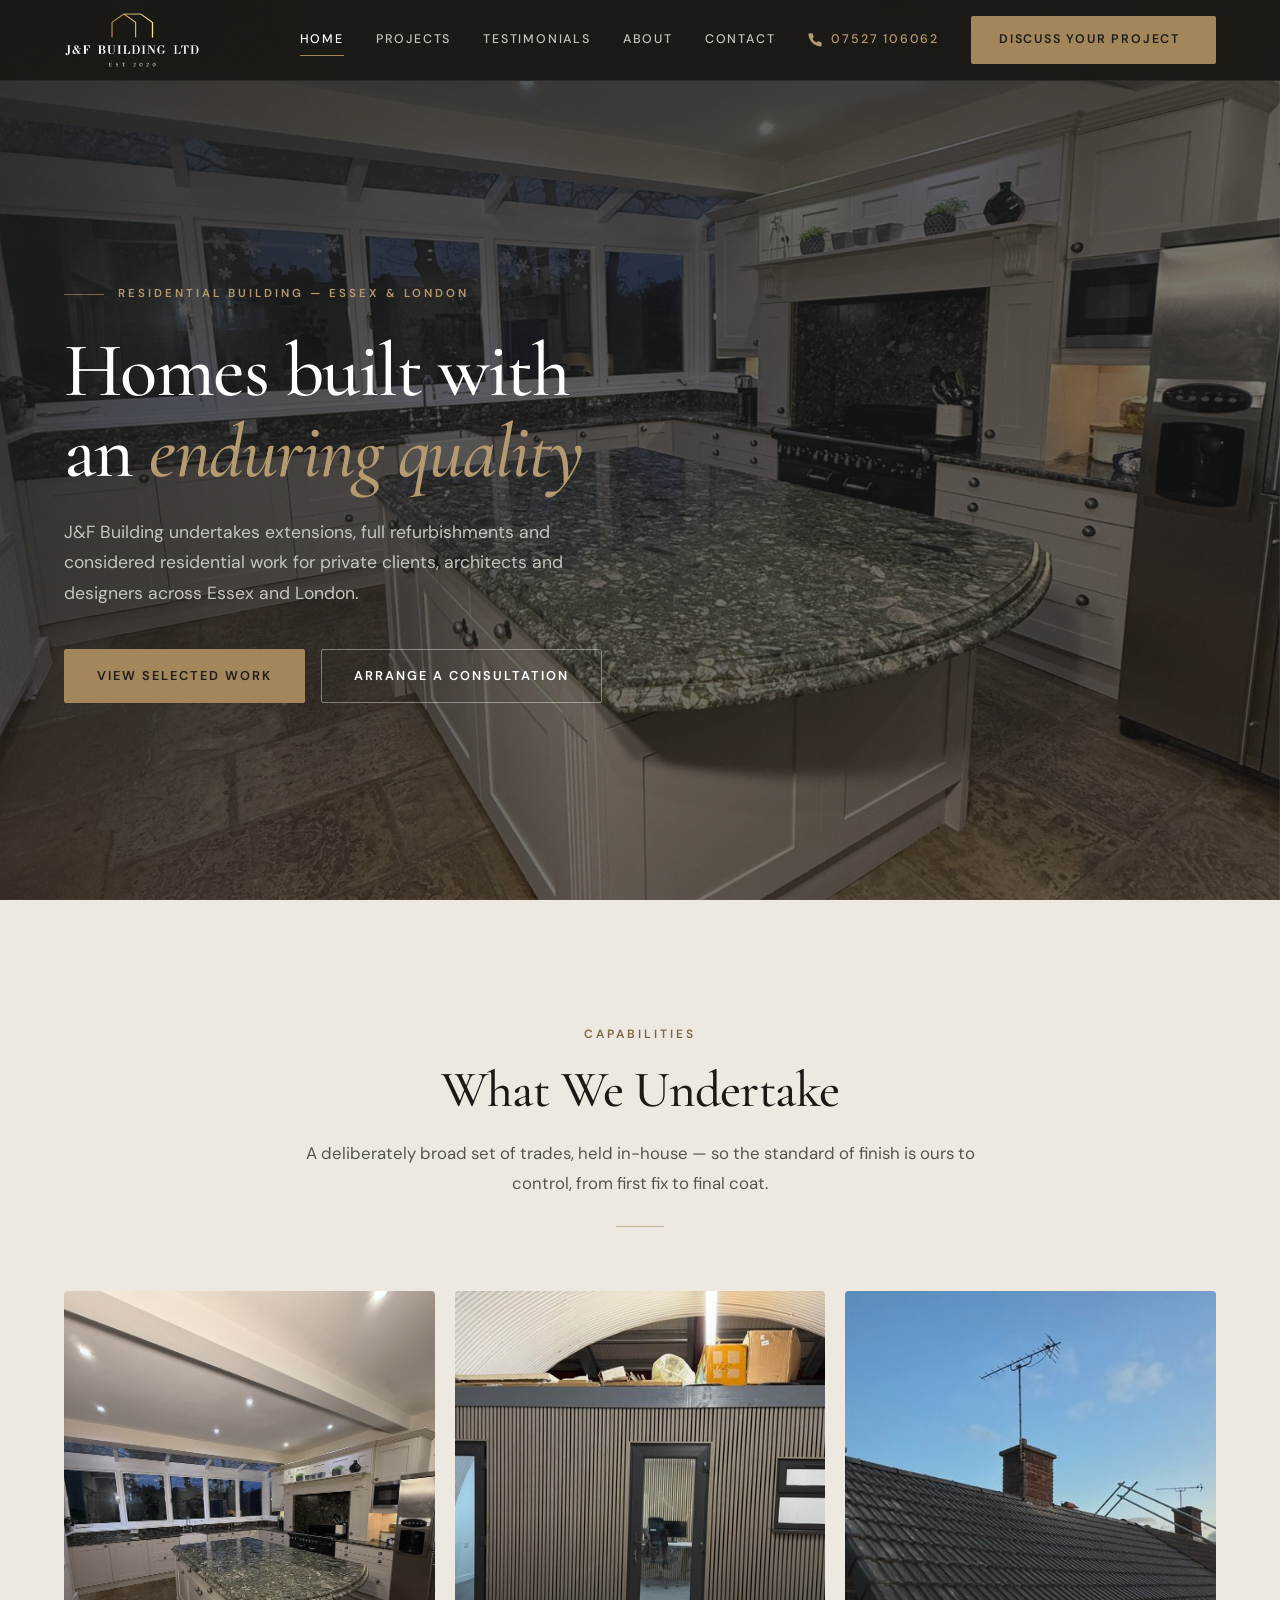
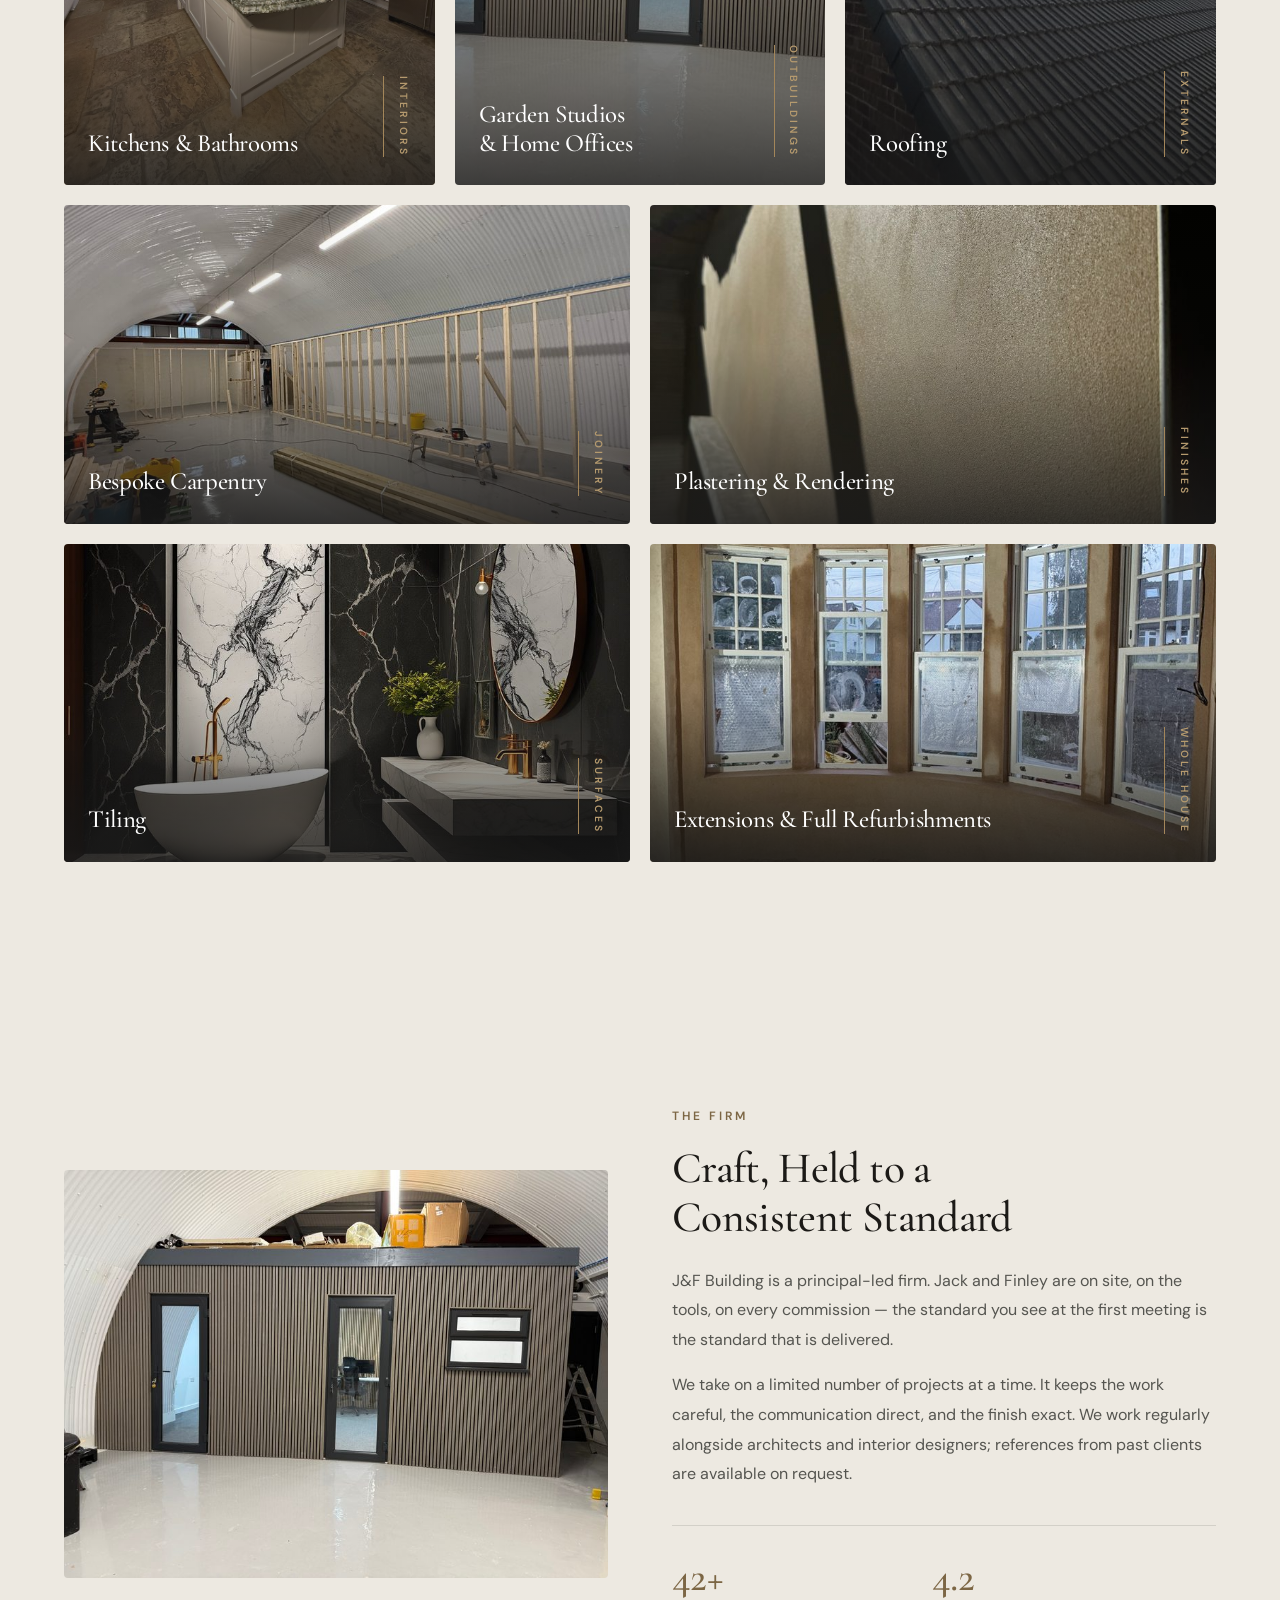
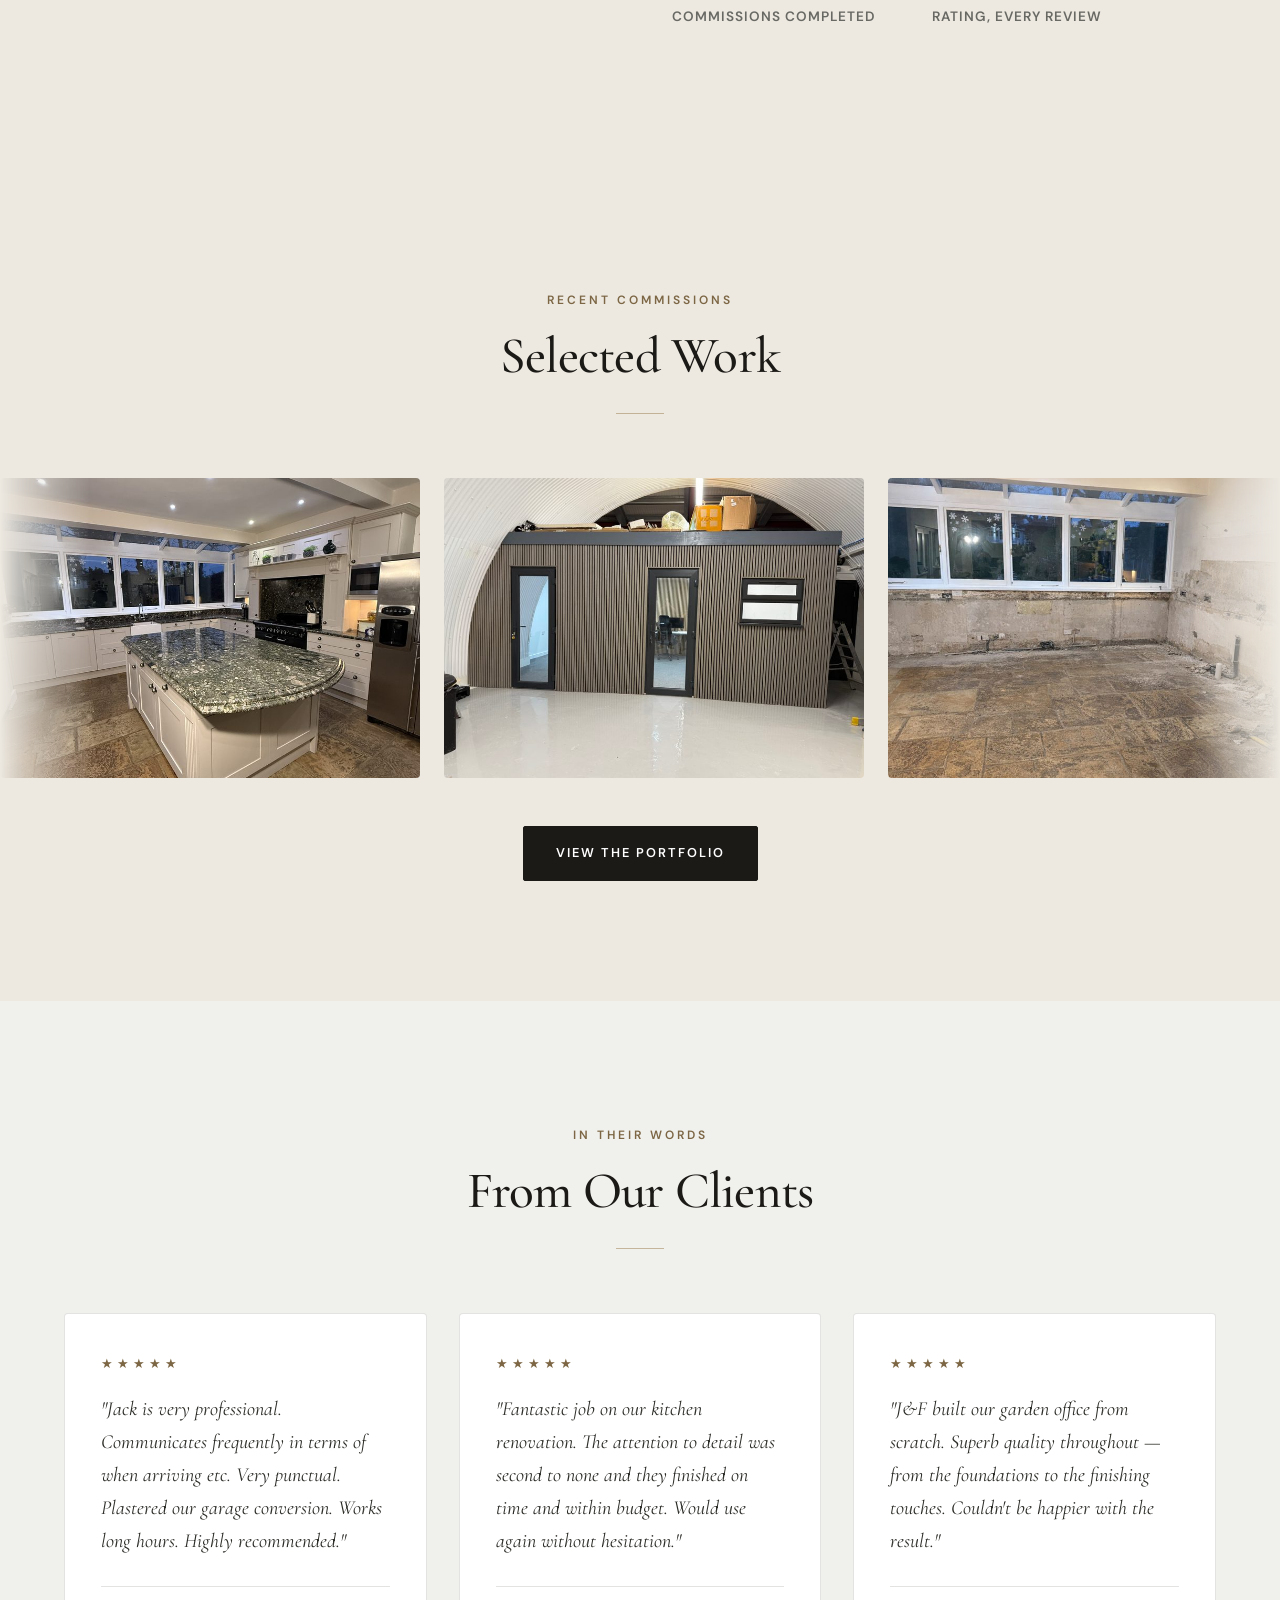
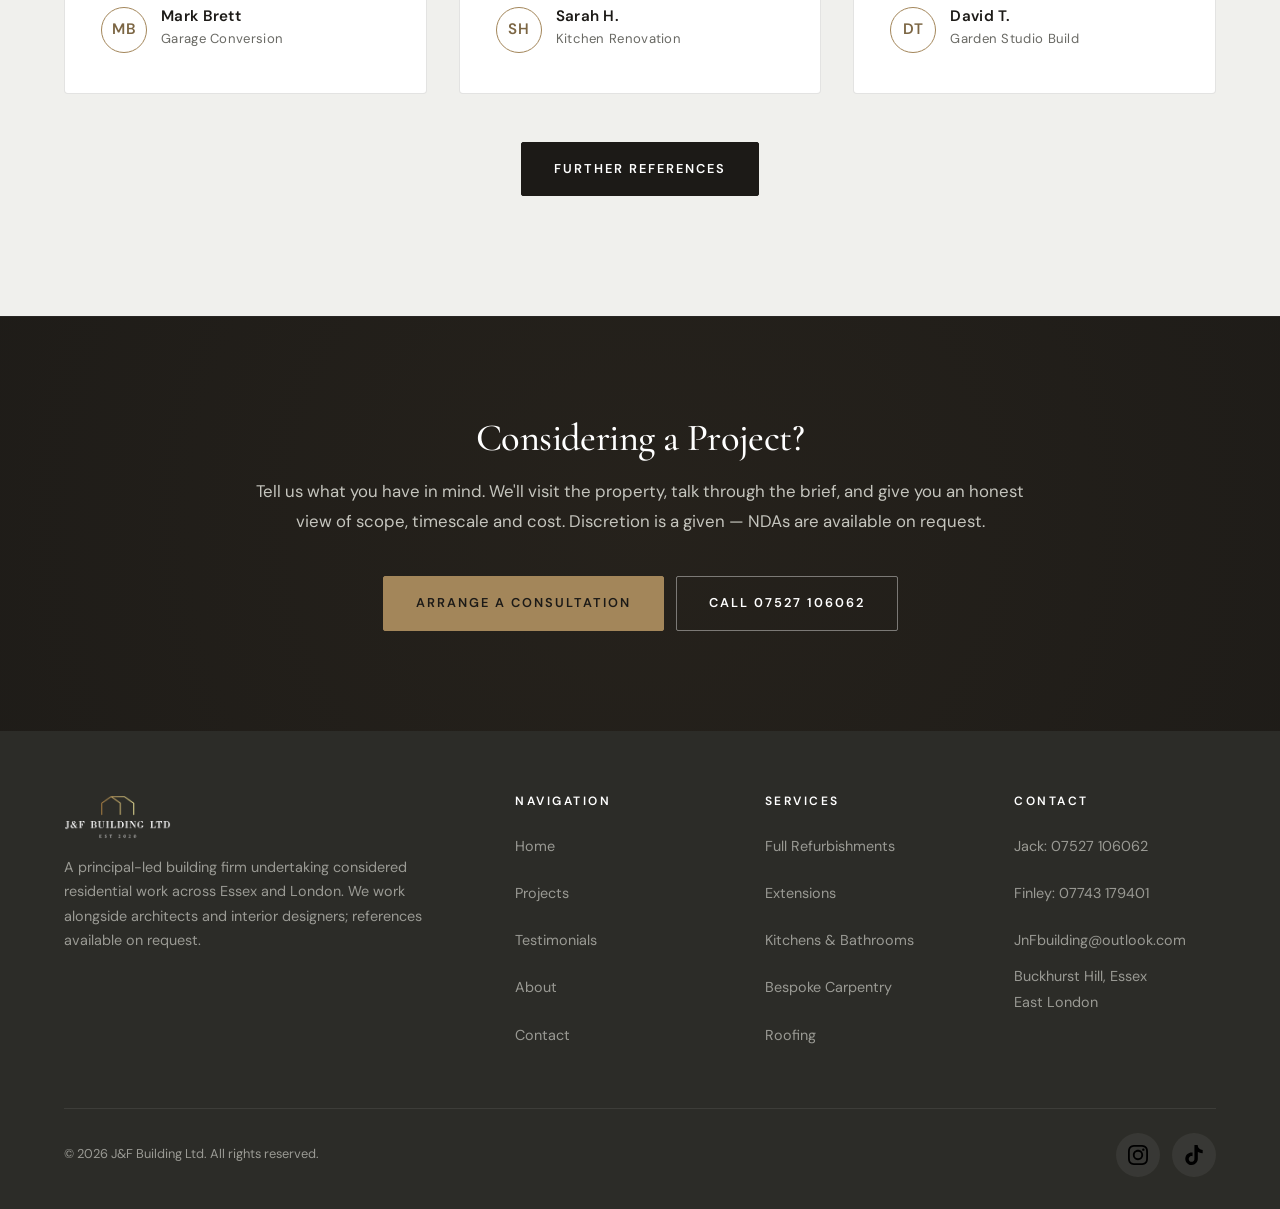
<file: index.html>
<!DOCTYPE html>
<html lang="en-GB">
<head>
  <meta charset="UTF-8">
  <meta name="viewport" content="width=device-width, initial-scale=1.0, viewport-fit=cover">
  <title>J&amp;F Building | Considered Residential Building — Essex &amp; London</title>
  <meta name="description" content="J&amp;F Building — a principal-led building firm undertaking extensions, full refurbishments and considered residential work for private clients across Essex and London.">
  <meta name="theme-color" content="#1c1a17">
  <link rel="canonical" href="https://rowkav09.github.io/jandf-building/index.html">

  <meta property="og:type" content="website">
  <meta property="og:site_name" content="J&amp;F Building Ltd">
  <meta property="og:title" content="J&amp;F Building | Considered Residential Building — Essex &amp; London">
  <meta property="og:description" content="A principal-led building firm undertaking extensions, full refurbishments and considered residential work across Essex and London.">
  <meta property="og:url" content="https://rowkav09.github.io/jandf-building/index.html">
  <meta property="og:image" content="https://rowkav09.github.io/jandf-building/img/og-cover.jpg">
  <meta property="og:image:width" content="1200">
  <meta property="og:image:height" content="630">
  <meta name="twitter:card" content="summary_large_image">

  <link rel="icon" href="favicon.svg" type="image/svg+xml">
  <link rel="apple-touch-icon" href="img/apple-touch-icon.png">

  <link rel="preconnect" href="https://fonts.googleapis.com">
  <link rel="preconnect" href="https://fonts.gstatic.com" crossorigin>
  <link href="https://fonts.googleapis.com/css2?family=Cormorant+Garamond:ital,wght@0,500;0,600;1,500&family=DM+Sans:opsz,wght@9..40,400;9..40,500;9..40,600;9..40,700&display=swap" rel="stylesheet">
  <link rel="stylesheet" href="css/styles.css">

  <link rel="preload" as="image" href="img/hero-kitchen-1000.jpg"
        imagesrcset="img/hero-kitchen-640.jpg 640w, img/hero-kitchen-1000.jpg 1000w, img/hero-kitchen-1600.jpg 1600w, img/hero-kitchen-2200.jpg 2200w"
        imagesizes="100vw" fetchpriority="high">

  <script type="application/ld+json">
  {
    "@context": "https://schema.org",
    "@type": "GeneralContractor",
    "@id": "https://rowkav09.github.io/jandf-building/#business",
    "name": "J&F Building Ltd",
    "description": "A principal-led building firm undertaking extensions, full refurbishments and considered residential work for private clients across Essex and London.",
    "url": "https://rowkav09.github.io/jandf-building/",
    "image": "https://rowkav09.github.io/jandf-building/img/og-cover.jpg",
    "logo": "https://rowkav09.github.io/jandf-building/img/logo.png",
    "telephone": "+447527106062",
    "email": "JnFbuilding@outlook.com",
    "priceRange": "££££",
    "address": {
      "@type": "PostalAddress",
      "addressLocality": "Buckhurst Hill",
      "addressRegion": "Essex",
      "addressCountry": "GB"
    },
    "areaServed": [
      { "@type": "AdministrativeArea", "name": "Essex" },
      { "@type": "AdministrativeArea", "name": "London" }
    ],
    "openingHoursSpecification": [
      {
        "@type": "OpeningHoursSpecification",
        "dayOfWeek": ["Monday", "Tuesday", "Wednesday", "Thursday", "Friday"],
        "opens": "07:00", "closes": "18:00"
      },
      {
        "@type": "OpeningHoursSpecification",
        "dayOfWeek": "Saturday",
        "opens": "08:00", "closes": "14:00"
      }
    ],
    "sameAs": [
      "https://www.instagram.com/jnf_buildersltd",
      "https://www.tiktok.com/@jf.builderz"
    ]
  }
  </script>
</head>
<body>

  <a class="skip-link" href="#main">Skip to content</a>

  <!-- Navigation -->
  <nav class="nav" aria-label="Primary">
    <div class="nav-inner">
      <a href="index.html" class="nav-logo" aria-label="J&amp;F Building Ltd — home">
        <img src="img/logo-transparent.png" alt="J&amp;F Building Ltd" width="944" height="388">
      </a>
      <div class="nav-links" id="primary-nav">
        <a href="index.html" class="active">Home</a>
        <a href="projects.html">Projects</a>
        <a href="testimonials.html">Testimonials</a>
        <a href="about.html">About</a>
        <a href="contact.html">Contact</a>
        <a href="tel:07527106062" class="nav-phone">
          <svg viewBox="0 0 24 24" aria-hidden="true" focusable="false"><path d="M22 16.92v3a2 2 0 01-2.18 2 19.79 19.79 0 01-8.63-3.07 19.5 19.5 0 01-6-6 19.79 19.79 0 01-3.07-8.67A2 2 0 014.11 2h3a2 2 0 012 1.72c.127.96.361 1.903.7 2.81a2 2 0 01-.45 2.11L8.09 9.91a16 16 0 006 6l1.27-1.27a2 2 0 012.11-.45c.907.339 1.85.573 2.81.7A2 2 0 0122 16.92z"/></svg>
          07527 106062
        </a>
        <a href="contact.html" class="nav-cta interactive-cta">
          <span class="cta-btn-text">Discuss Your Project</span>
          <span class="cta-btn-arrow" aria-hidden="true">
            <svg width="22" height="22" viewBox="0 0 24 24" fill="none" stroke="currentColor" stroke-width="2" stroke-linecap="round" stroke-linejoin="round"><line x1="5" y1="12" x2="19" y2="12"/><polyline points="12 5 19 12 12 19"/></svg>
          </span>
        </a>
      </div>
      <button class="nav-hamburger" aria-label="Menu" aria-expanded="false" aria-controls="primary-nav">
        <span></span><span></span><span></span>
      </button>
    </div>
  </nav>

  <main id="main">

  <!-- Hero Section -->
  <section class="hero">
    <div class="hero-bg">
      <img src="img/hero-kitchen-1000.jpg"
           srcset="img/hero-kitchen-640.jpg 640w, img/hero-kitchen-1000.jpg 1000w, img/hero-kitchen-1600.jpg 1600w, img/hero-kitchen-2200.jpg 2200w"
           sizes="100vw"
           width="1600" height="2133"
           alt="" fetchpriority="high" decoding="async">
    </div>
    <div class="hero-overlay"></div>
    <div class="hero-content">
      <div class="hero-badge">Residential Building — Essex &amp; London</div>
      <h1>Homes built with <br>an <span>enduring quality</span></h1>
      <p>J&amp;F Building undertakes extensions, full refurbishments and considered residential work for private clients, architects and designers across Essex and London.</p>
      <div class="hero-buttons">
        <a href="projects.html" class="btn btn-primary">View Selected Work</a>
        <a href="contact.html" class="btn btn-outline">Arrange a Consultation</a>
      </div>
    </div>
  </section>

  <!-- Services Section -->
  <section class="section" id="services">
    <div class="container">
      <div class="section-header fade-in">
        <span class="label">Capabilities</span>
        <h2>What We Undertake</h2>
        <p>A deliberately broad set of trades, held in-house — so the standard of finish is ours to control, from first fix to final coat.</p>
      </div>
      <div class="services-showcase">

        <a class="showcase-card fade-in" href="projects.html?filter=kitchens">
          <img src="img/hero-kitchen.jpg" alt="Kitchen and bathroom renovations" width="800" height="1067" loading="lazy" decoding="async">
          <div class="showcase-card-overlay">
            <div class="showcase-card-content">
              <h3>Kitchens &amp; Bathrooms</h3>
              <span class="showcase-card-tag">Interiors</span>
            </div>
          </div>
        </a>

        <a class="showcase-card fade-in" href="projects.html?filter=office">
          <img src="img/project-office.jpg" alt="Garden studios and home offices" width="800" height="600" loading="lazy" decoding="async">
          <div class="showcase-card-overlay">
            <div class="showcase-card-content">
              <h3>Garden Studios &amp; Home Offices</h3>
              <span class="showcase-card-tag">Outbuildings</span>
            </div>
          </div>
        </a>

        <a class="showcase-card fade-in" href="projects.html?filter=roofing">
          <img src="img/project-roofing.jpg" alt="Roofing" width="800" height="600" loading="lazy" decoding="async">
          <div class="showcase-card-overlay">
            <div class="showcase-card-content">
              <h3>Roofing</h3>
              <span class="showcase-card-tag">Externals</span>
            </div>
          </div>
        </a>

        <div class="showcase-card-bottom-row">
          <a class="showcase-card fade-in" href="projects.html?filter=carpentry">
            <img src="img/project-carpentry.jpg" alt="Bespoke carpentry" width="800" height="600" loading="lazy" decoding="async">
            <div class="showcase-card-overlay">
              <div class="showcase-card-content">
                <h3>Bespoke Carpentry</h3>
                <span class="showcase-card-tag">Joinery</span>
              </div>
            </div>
          </a>

          <a class="showcase-card fade-in" href="projects.html?filter=plastering">
            <img src="img/project-rendering.jpg" alt="Plastering and rendering" width="800" height="600" loading="lazy" decoding="async">
            <div class="showcase-card-overlay">
              <div class="showcase-card-content">
                <h3>Plastering &amp; Rendering</h3>
                <span class="showcase-card-tag">Finishes</span>
              </div>
            </div>
          </a>
        </div>

        <div class="showcase-card-bottom-row">
          <a class="showcase-card fade-in" href="projects.html?filter=tiling">
            <img src="img/project-tiling.jpg" alt="Tiling" width="800" height="600" loading="lazy" decoding="async">
            <div class="showcase-card-overlay">
              <div class="showcase-card-content">
                <h3>Tiling</h3>
                <span class="showcase-card-tag">Surfaces</span>
              </div>
            </div>
          </a>

          <a class="showcase-card fade-in" href="projects.html?filter=rendering">
            <img src="img/plastering-2.jpg" alt="Extensions and full refurbishments" width="800" height="600" loading="lazy" decoding="async">
            <div class="showcase-card-overlay">
              <div class="showcase-card-content">
                <h3>Extensions &amp; Full Refurbishments</h3>
                <span class="showcase-card-tag">Whole House</span>
              </div>
            </div>
          </a>
        </div>

      </div>
    </div>
  </section>

  <!-- About Snapshot -->
  <section class="section">
    <div class="container">
      <div class="split">
        <div class="split-image fade-in-left">
          <img src="img/project-office.jpg" alt="J&amp;F Building team at work on a garden studio" width="800" height="600" loading="lazy" decoding="async">
        </div>
        <div class="split-content fade-in-right">
          <span class="label">The Firm</span>
          <h2>Craft, Held to a<br>Consistent Standard</h2>
          <p>J&amp;F Building is a principal-led firm. Jack and Finley are on site, on the tools, on every commission — the standard you see at the first meeting is the standard that is delivered.</p>
          <p>We take on a limited number of projects at a time. It keeps the work careful, the communication direct, and the finish exact. We work regularly alongside architects and interior designers; references from past clients are available on request.</p>
          <div class="stats">
            <div class="stat">
              <h3>50+</h3>
              <p>Commissions Completed</p>
            </div>
            <div class="stat">
              <h3>5.0</h3>
              <p>Rating, Every Review</p>
            </div>
          </div>
        </div>
      </div>
    </div>
  </section>

  <!-- Selected Work Reel -->
  <section class="section work-reel-section">
    <div class="container">
      <div class="section-header fade-in">
        <span class="label">Recent Commissions</span>
        <h2>Selected Work</h2>
      </div>
    </div>
    <div class="work-reel fade-in" aria-label="A reel of recent projects">
      <div class="work-reel-track">
        <a href="projects.html" class="work-reel-item"><img src="img/hero-kitchen.jpg" alt="Kitchen refurbishment" width="800" height="1067" loading="lazy" decoding="async"><span>Kitchens</span></a>
        <a href="projects.html" class="work-reel-item"><img src="img/project-office.jpg" alt="Garden office" width="800" height="600" loading="lazy" decoding="async"><span>Outbuildings</span></a>
        <a href="projects.html" class="work-reel-item"><img src="img/project-bathroom.jpg" alt="Bathroom refurbishment" width="800" height="600" loading="lazy" decoding="async"><span>Bathrooms</span></a>
        <a href="projects.html" class="work-reel-item"><img src="img/project-carpentry.jpg" alt="Bespoke carpentry" width="800" height="600" loading="lazy" decoding="async"><span>Joinery</span></a>
        <a href="projects.html" class="work-reel-item"><img src="img/project-rendering.jpg" alt="External rendering" width="800" height="600" loading="lazy" decoding="async"><span>Externals</span></a>
        <a href="projects.html" class="work-reel-item"><img src="img/project-roofing2.jpg" alt="Roof renewal" width="800" height="600" loading="lazy" decoding="async"><span>Roofing</span></a>
        <a href="projects.html" class="work-reel-item"><img src="img/project-tiling.jpg" alt="Tiling" width="800" height="600" loading="lazy" decoding="async"><span>Surfaces</span></a>
        <a href="projects.html" class="work-reel-item"><img src="img/plastering-2.jpg" alt="Plaster finishes" width="800" height="600" loading="lazy" decoding="async"><span>Finishes</span></a>
        <a href="projects.html" class="work-reel-item" aria-hidden="true" tabindex="-1"><img src="img/hero-kitchen.jpg" alt="" width="800" height="1067" loading="lazy" decoding="async"><span>Kitchens</span></a>
        <a href="projects.html" class="work-reel-item" aria-hidden="true" tabindex="-1"><img src="img/project-office.jpg" alt="" width="800" height="600" loading="lazy" decoding="async"><span>Outbuildings</span></a>
        <a href="projects.html" class="work-reel-item" aria-hidden="true" tabindex="-1"><img src="img/project-bathroom.jpg" alt="" width="800" height="600" loading="lazy" decoding="async"><span>Bathrooms</span></a>
        <a href="projects.html" class="work-reel-item" aria-hidden="true" tabindex="-1"><img src="img/project-carpentry.jpg" alt="" width="800" height="600" loading="lazy" decoding="async"><span>Joinery</span></a>
        <a href="projects.html" class="work-reel-item" aria-hidden="true" tabindex="-1"><img src="img/project-rendering.jpg" alt="" width="800" height="600" loading="lazy" decoding="async"><span>Externals</span></a>
        <a href="projects.html" class="work-reel-item" aria-hidden="true" tabindex="-1"><img src="img/project-roofing2.jpg" alt="" width="800" height="600" loading="lazy" decoding="async"><span>Roofing</span></a>
        <a href="projects.html" class="work-reel-item" aria-hidden="true" tabindex="-1"><img src="img/project-tiling.jpg" alt="" width="800" height="600" loading="lazy" decoding="async"><span>Surfaces</span></a>
        <a href="projects.html" class="work-reel-item" aria-hidden="true" tabindex="-1"><img src="img/plastering-2.jpg" alt="" width="800" height="600" loading="lazy" decoding="async"><span>Finishes</span></a>
      </div>
    </div>
    <div class="container" style="text-align:center; margin-top:48px;">
      <a href="projects.html" class="btn btn-dark">View the Portfolio</a>
    </div>
  </section>

  <!-- Testimonial Preview -->
  <section class="section section-grey">
    <div class="container">
      <div class="section-header fade-in">
        <span class="label">In Their Words</span>
        <h2>From Our Clients</h2>
      </div>
      <div class="testimonials-grid">
        <div class="testimonial-card fade-in">
          <div class="stars" role="img" aria-label="Rated 5 out of 5">&#9733;&#9733;&#9733;&#9733;&#9733;</div>
          <blockquote>"Jack is very professional. Communicates frequently in terms of when arriving etc. Very punctual. Plastered our garage conversion. Works long hours. Highly recommended."</blockquote>
          <div class="author">
            <div class="author-avatar" aria-hidden="true">MB</div>
            <div class="author-info">
              <h4>Mark Brett</h4>
              <span>Garage Conversion</span>
            </div>
          </div>
        </div>
        <div class="testimonial-card fade-in">
          <div class="stars" role="img" aria-label="Rated 5 out of 5">&#9733;&#9733;&#9733;&#9733;&#9733;</div>
          <blockquote>"Fantastic job on our kitchen renovation. The attention to detail was second to none and they finished on time and within budget. Would use again without hesitation."</blockquote>
          <div class="author">
            <div class="author-avatar" aria-hidden="true">SH</div>
            <div class="author-info">
              <h4>Sarah H.</h4>
              <span>Kitchen Renovation</span>
            </div>
          </div>
        </div>
        <div class="testimonial-card fade-in">
          <div class="stars" role="img" aria-label="Rated 5 out of 5">&#9733;&#9733;&#9733;&#9733;&#9733;</div>
          <blockquote>"J&amp;F built our garden office from scratch. Superb quality throughout — from the foundations to the finishing touches. Couldn't be happier with the result."</blockquote>
          <div class="author">
            <div class="author-avatar" aria-hidden="true">DT</div>
            <div class="author-info">
              <h4>David T.</h4>
              <span>Garden Studio Build</span>
            </div>
          </div>
        </div>
      </div>
      <div style="text-align:center; margin-top:48px;">
        <a href="testimonials.html" class="btn btn-dark">Further References</a>
      </div>
    </div>
  </section>

  <!-- CTA Banner -->
  <section class="cta-banner">
    <div class="container fade-in">
      <h2>Considering a Project?</h2>
      <p>Tell us what you have in mind. We'll visit the property, talk through the brief, and give you an honest view of scope, timescale and cost. Discretion is a given — NDAs are available on request.</p>
      <div class="cta-actions">
        <a href="contact.html" class="btn btn-primary">Arrange a Consultation</a>
        <a href="tel:07527106062" class="btn btn-outline">Call 07527 106062</a>
      </div>
    </div>
  </section>

  </main>

  <!-- Footer -->
  <footer class="footer">
    <div class="container">
      <div class="footer-grid">
        <div class="footer-brand">
          <img src="img/logo-transparent.png" alt="J&amp;F Building Ltd" width="944" height="388" loading="lazy">
          <p>A principal-led building firm undertaking considered residential work across Essex and London. We work alongside architects and interior designers; references available on request.</p>
        </div>
        <div>
          <h4>Navigation</h4>
          <ul>
            <li><a href="index.html">Home</a></li>
            <li><a href="projects.html">Projects</a></li>
            <li><a href="testimonials.html">Testimonials</a></li>
            <li><a href="about.html">About</a></li>
            <li><a href="contact.html">Contact</a></li>
          </ul>
        </div>
        <div>
          <h4>Services</h4>
          <ul>
            <li><a href="projects.html?filter=rendering">Full Refurbishments</a></li>
            <li><a href="projects.html?filter=plastering">Extensions</a></li>
            <li><a href="projects.html?filter=kitchens">Kitchens &amp; Bathrooms</a></li>
            <li><a href="projects.html?filter=carpentry">Bespoke Carpentry</a></li>
            <li><a href="projects.html?filter=roofing">Roofing</a></li>
          </ul>
        </div>
        <div>
          <h4>Contact</h4>
          <ul>
            <li><a href="tel:07527106062">Jack: 07527 106062</a></li>
            <li><a href="tel:07743179401">Finley: 07743 179401</a></li>
            <li><a href="mailto:JnFbuilding@outlook.com">JnFbuilding@outlook.com</a></li>
            <li>Buckhurst Hill, Essex</li>
            <li>East London</li>
          </ul>
        </div>
      </div>
      <div class="footer-bottom">
        <p>&copy; 2026 J&amp;F Building Ltd. All rights reserved.</p>
        <div class="footer-social">
          <a href="https://www.instagram.com/jnf_buildersltd" target="_blank" rel="noopener" aria-label="J&amp;F Building on Instagram">
            <img src="img/instagram.svg" alt="" width="20" height="20" loading="lazy">
          </a>
          <a href="https://www.tiktok.com/@jf.builderz" target="_blank" rel="noopener" aria-label="J&amp;F Building on TikTok">
            <img src="img/tiktok.svg" alt="" width="20" height="20" loading="lazy">
          </a>
        </div>
      </div>
    </div>
  </footer>

  <!-- Mobile call bar -->
  <div class="call-bar">
    <a href="tel:07527106062" class="call-bar-phone">
      <svg viewBox="0 0 24 24" aria-hidden="true" focusable="false"><path d="M22 16.92v3a2 2 0 01-2.18 2 19.79 19.79 0 01-8.63-3.07 19.5 19.5 0 01-6-6 19.79 19.79 0 01-3.07-8.67A2 2 0 014.11 2h3a2 2 0 012 1.72c.127.96.361 1.903.7 2.81a2 2 0 01-.45 2.11L8.09 9.91a16 16 0 006 6l1.27-1.27a2 2 0 012.11-.45c.907.339 1.85.573 2.81.7A2 2 0 0122 16.92z"/></svg>
      Call Jack
    </a>
    <a href="contact.html" class="call-bar-enquire">
      <svg viewBox="0 0 24 24" aria-hidden="true" focusable="false"><rect x="3" y="5" width="18" height="14" rx="2"/><polyline points="3 7 12 13 21 7"/></svg>
      Enquire
    </a>
  </div>

  <script src="js/main.js"></script>
</body>
</html>
</file>
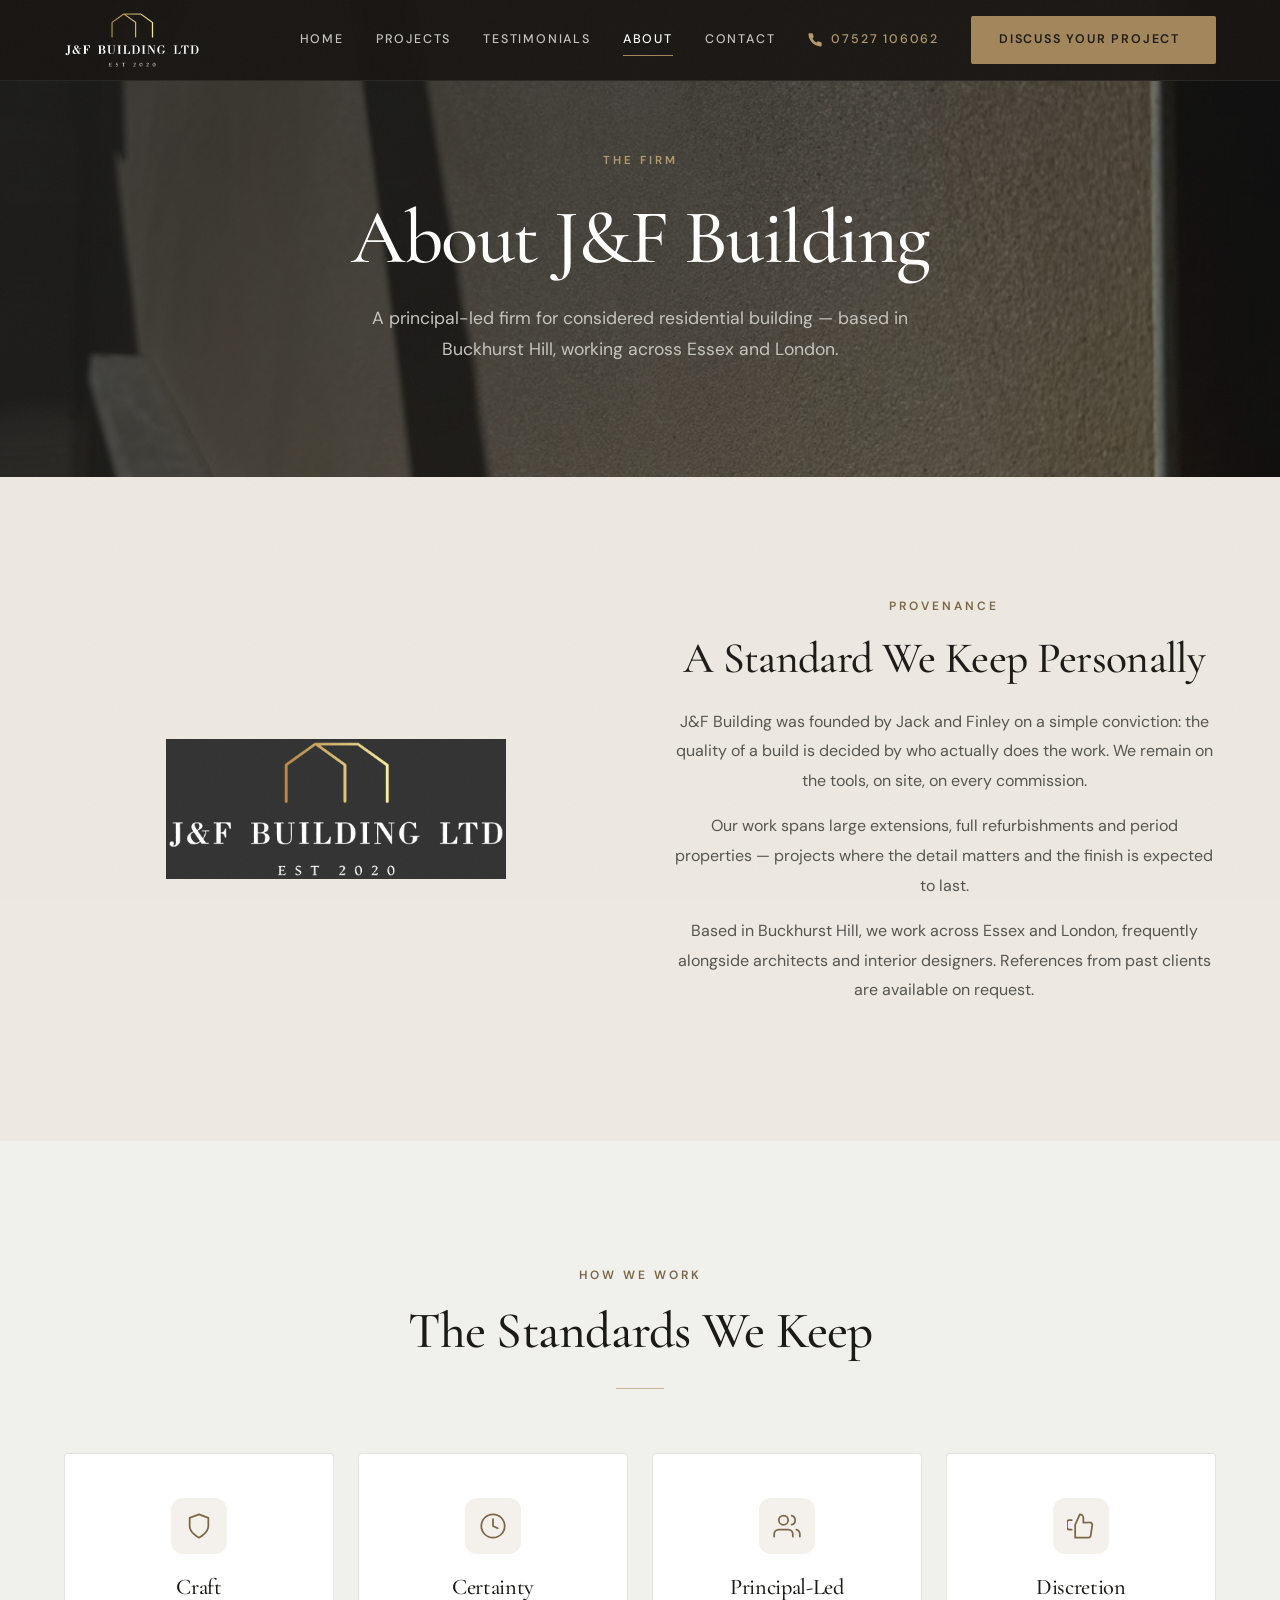
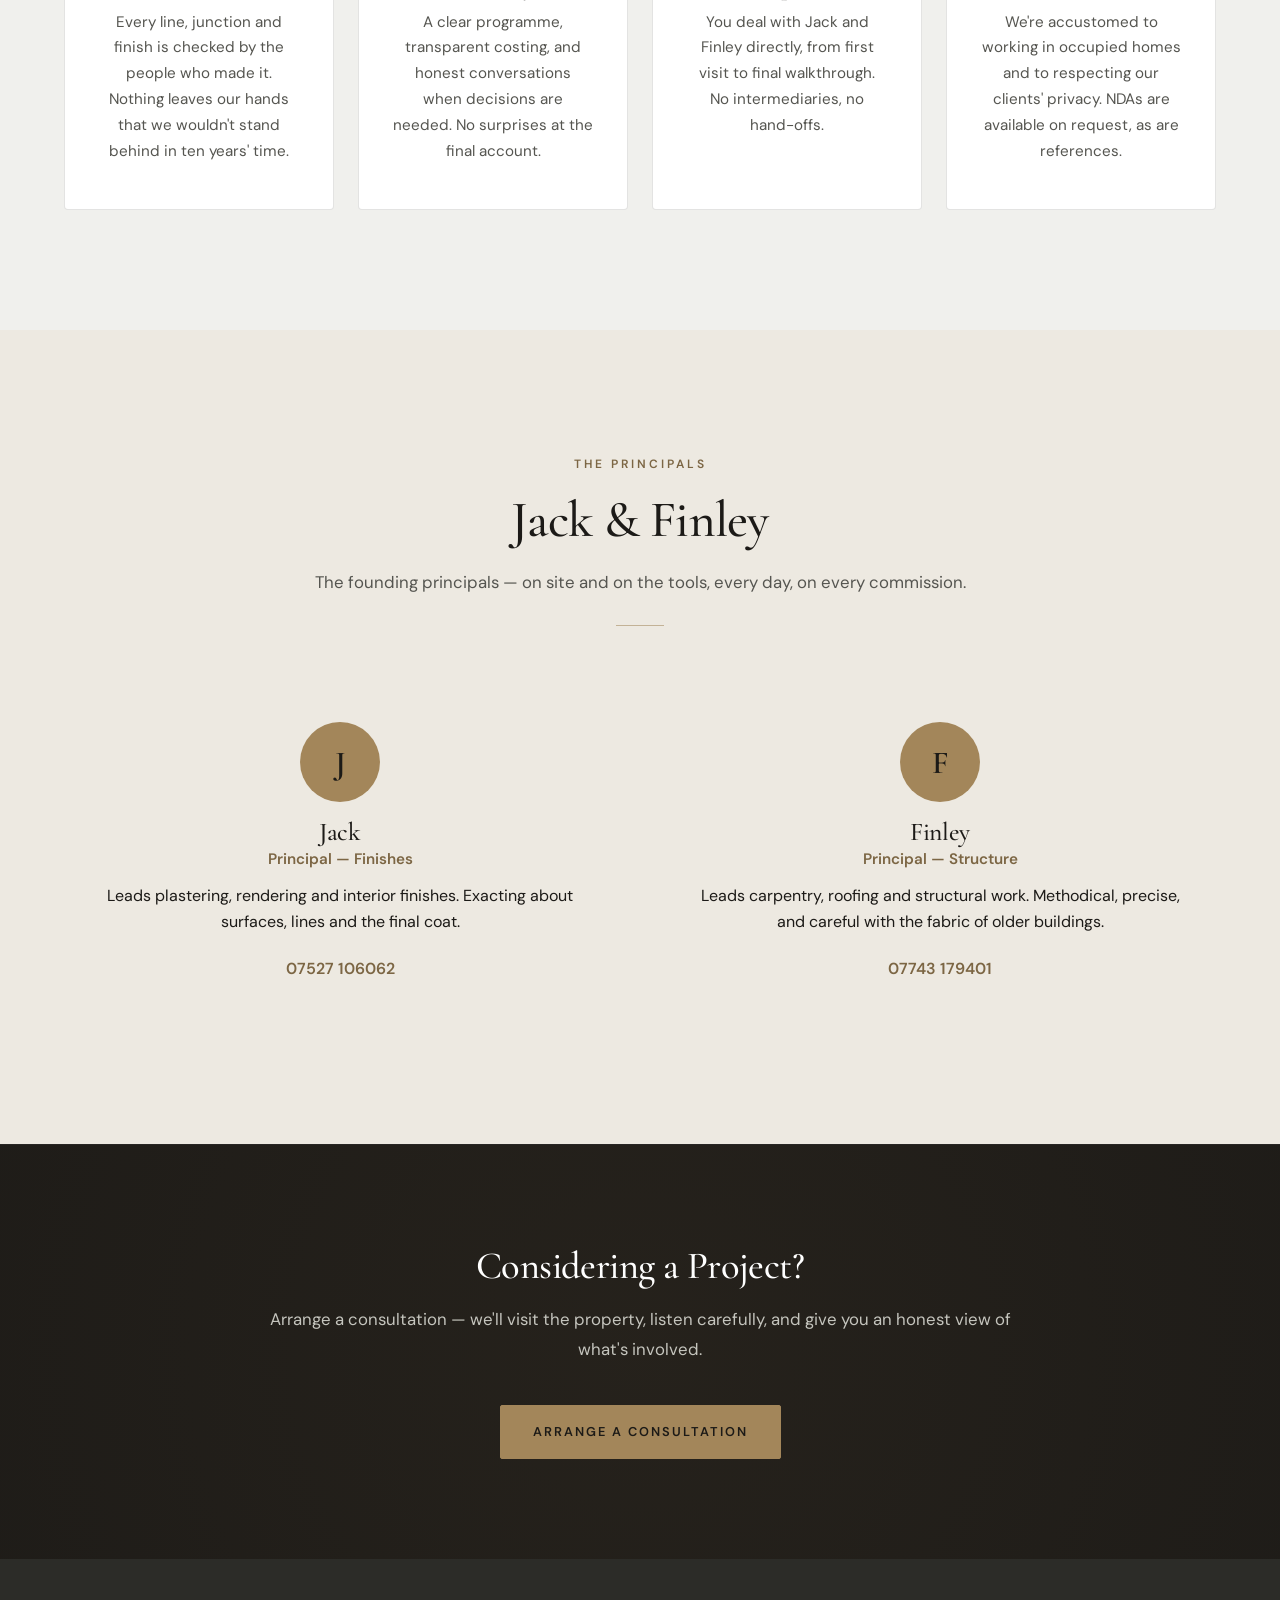
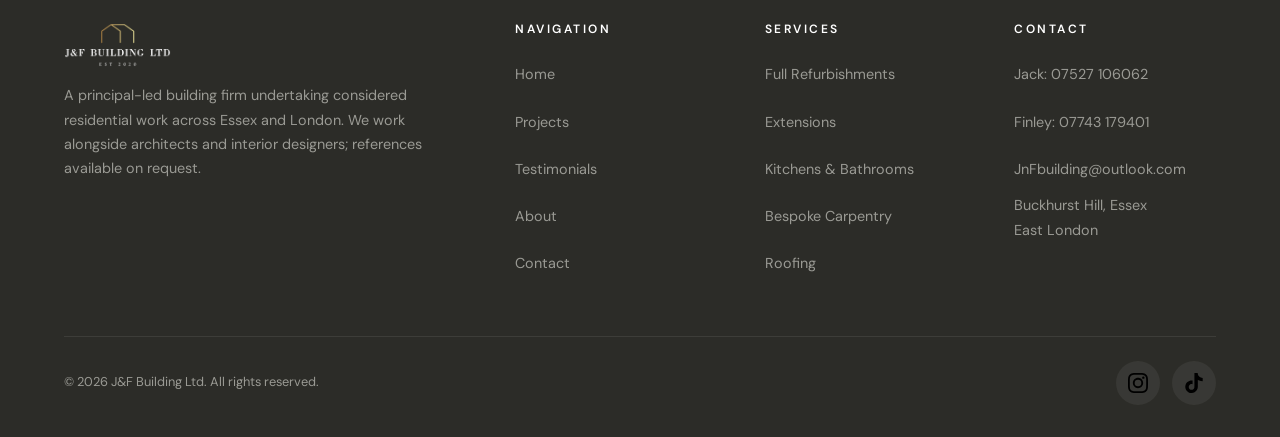
<file: about.html>
<!DOCTYPE html>
<html lang="en-GB">
<head>
  <meta charset="UTF-8">
  <meta name="viewport" content="width=device-width, initial-scale=1.0, viewport-fit=cover">
  <title>The Firm | J&amp;F Building</title>
  <meta name="description" content="J&amp;F Building is a principal-led building firm based in Buckhurst Hill, undertaking considered residential work across Essex and London.">
  <meta name="theme-color" content="#1c1a17">
  <link rel="canonical" href="https://rowkav09.github.io/jandf-building/about.html">

  <meta property="og:type" content="website">
  <meta property="og:site_name" content="J&amp;F Building Ltd">
  <meta property="og:title" content="The Firm | J&amp;F Building">
  <meta property="og:description" content="A principal-led firm for considered residential building — based in Buckhurst Hill, working across Essex and London.">
  <meta property="og:url" content="https://rowkav09.github.io/jandf-building/about.html">
  <meta property="og:image" content="https://rowkav09.github.io/jandf-building/img/og-cover.jpg">
  <meta property="og:image:width" content="1200">
  <meta property="og:image:height" content="630">
  <meta name="twitter:card" content="summary_large_image">

  <link rel="icon" href="favicon.svg" type="image/svg+xml">
  <link rel="apple-touch-icon" href="img/apple-touch-icon.png">

  <link rel="preconnect" href="https://fonts.googleapis.com">
  <link rel="preconnect" href="https://fonts.gstatic.com" crossorigin>
  <link href="https://fonts.googleapis.com/css2?family=Cormorant+Garamond:ital,wght@0,500;0,600;1,500&family=DM+Sans:opsz,wght@9..40,400;9..40,500;9..40,600;9..40,700&display=swap" rel="stylesheet">
  <link rel="stylesheet" href="css/styles.css">
</head>
<body>

  <a class="skip-link" href="#main">Skip to content</a>

  <!-- Navigation -->
  <nav class="nav" aria-label="Primary">
    <div class="nav-inner">
      <a href="index.html" class="nav-logo" aria-label="J&amp;F Building Ltd — home">
        <img src="img/logo-transparent.png" alt="J&amp;F Building Ltd" width="944" height="388">
      </a>
      <div class="nav-links" id="primary-nav">
        <a href="index.html">Home</a>
        <a href="projects.html">Projects</a>
        <a href="testimonials.html">Testimonials</a>
        <a href="about.html" class="active">About</a>
        <a href="contact.html">Contact</a>
        <a href="tel:07527106062" class="nav-phone">
          <svg viewBox="0 0 24 24" aria-hidden="true" focusable="false"><path d="M22 16.92v3a2 2 0 01-2.18 2 19.79 19.79 0 01-8.63-3.07 19.5 19.5 0 01-6-6 19.79 19.79 0 01-3.07-8.67A2 2 0 014.11 2h3a2 2 0 012 1.72c.127.96.361 1.903.7 2.81a2 2 0 01-.45 2.11L8.09 9.91a16 16 0 006 6l1.27-1.27a2 2 0 012.11-.45c.907.339 1.85.573 2.81.7A2 2 0 0122 16.92z"/></svg>
          07527 106062
        </a>
        <a href="contact.html" class="nav-cta interactive-cta">
          <span class="cta-btn-text">Discuss Your Project</span>
          <span class="cta-btn-arrow" aria-hidden="true">
            <svg width="22" height="22" viewBox="0 0 24 24" fill="none" stroke="currentColor" stroke-width="2" stroke-linecap="round" stroke-linejoin="round"><line x1="5" y1="12" x2="19" y2="12"/><polyline points="12 5 19 12 12 19"/></svg>
          </span>
        </a>
      </div>
      <button class="nav-hamburger" aria-label="Menu" aria-expanded="false" aria-controls="primary-nav">
        <span></span><span></span><span></span>
      </button>
    </div>
  </nav>

  <main id="main">

  <!-- Page Hero -->
  <section class="hero hero-page">
    <div class="hero-bg">
      <img src="img/project-rendering.jpg" alt="" width="800" height="600" fetchpriority="high" decoding="async">
    </div>
    <div class="hero-overlay"></div>
    <div class="hero-content">
      <div class="hero-badge">The Firm</div>
      <h1>About J&amp;F Building</h1>
      <p>A principal-led firm for considered residential building — based in Buckhurst Hill, working across Essex and London.</p>
    </div>
  </section>

  <!-- About Content -->
  <section class="section">
    <div class="container">
      <div class="split">
        <div class="split-image split-image--logo fade-in-left">
          <img src="img/logo.png" alt="J&amp;F Building Ltd logo" width="944" height="388" loading="lazy" decoding="async">
        </div>
        <div class="split-content split-content--center fade-in-right">
          <span class="label">Provenance</span>
          <h2>A Standard We Keep Personally</h2>
          <p>J&amp;F Building was founded by Jack and Finley on a simple conviction: the quality of a build is decided by who actually does the work. We remain on the tools, on site, on every commission.</p>
          <p>Our work spans large extensions, full refurbishments and period properties — projects where the detail matters and the finish is expected to last.</p>
          <p>Based in Buckhurst Hill, we work across Essex and London, frequently alongside architects and interior designers. References from past clients are available on request.</p>
        </div>
      </div>
    </div>
  </section>

  <!-- Values -->
  <section class="section section-grey">
    <div class="container">
      <div class="section-header fade-in">
        <span class="label">How We Work</span>
        <h2>The Standards We Keep</h2>
      </div>
      <div class="services-grid">
        <div class="service-card fade-in">
          <div class="service-icon" aria-hidden="true">
            <svg viewBox="0 0 24 24"><path d="M12 22s8-4 8-10V5l-8-3-8 3v7c0 6 8 10 8 10z"/></svg>
          </div>
          <h3>Craft</h3>
          <p>Every line, junction and finish is checked by the people who made it. Nothing leaves our hands that we wouldn't stand behind in ten years' time.</p>
        </div>
        <div class="service-card fade-in">
          <div class="service-icon" aria-hidden="true">
            <svg viewBox="0 0 24 24"><circle cx="12" cy="12" r="10"/><polyline points="12 6 12 12 16 14"/></svg>
          </div>
          <h3>Certainty</h3>
          <p>A clear programme, transparent costing, and honest conversations when decisions are needed. No surprises at the final account.</p>
        </div>
        <div class="service-card fade-in">
          <div class="service-icon" aria-hidden="true">
            <svg viewBox="0 0 24 24"><path d="M17 21v-2a4 4 0 00-4-4H5a4 4 0 00-4 4v2"/><circle cx="9" cy="7" r="4"/><path d="M23 21v-2a4 4 0 00-3-3.87M16 3.13a4 4 0 010 7.75"/></svg>
          </div>
          <h3>Principal-Led</h3>
          <p>You deal with Jack and Finley directly, from first visit to final walkthrough. No intermediaries, no hand-offs.</p>
        </div>
        <div class="service-card fade-in">
          <div class="service-icon" aria-hidden="true">
            <svg viewBox="0 0 24 24"><path d="M14 9V5a3 3 0 00-3-3l-4 9v11h11.28a2 2 0 002-1.7l1.38-9a2 2 0 00-2-2.3H14z"/><path d="M4 15H2a2 2 0 01-2-2V9a2 2 0 012-2h2"/></svg>
          </div>
          <h3>Discretion</h3>
          <p>We're accustomed to working in occupied homes and to respecting our clients' privacy. NDAs are available on request, as are references.</p>
        </div>
      </div>
    </div>
  </section>

  <!-- Team -->
  <section class="section">
    <div class="container">
      <div class="section-header fade-in">
        <span class="label">The Principals</span>
        <h2>Jack &amp; Finley</h2>
        <p>The founding principals — on site and on the tools, every day, on every commission.</p>
      </div>
      <div class="split" style="gap:48px;">
        <div class="person fade-in-left">
          <div class="person-avatar" aria-hidden="true">J</div>
          <h3>Jack</h3>
          <p class="person-role">Principal — Finishes</p>
          <p>Leads plastering, rendering and interior finishes. Exacting about surfaces, lines and the final coat.</p>
          <a class="person-phone" href="tel:07527106062">07527 106062</a>
        </div>
        <div class="person fade-in-right">
          <div class="person-avatar" aria-hidden="true">F</div>
          <h3>Finley</h3>
          <p class="person-role">Principal — Structure</p>
          <p>Leads carpentry, roofing and structural work. Methodical, precise, and careful with the fabric of older buildings.</p>
          <a class="person-phone" href="tel:07743179401">07743 179401</a>
        </div>
      </div>
    </div>
  </section>

  <!-- CTA Banner -->
  <section class="cta-banner">
    <div class="container fade-in">
      <h2>Considering a Project?</h2>
      <p>Arrange a consultation — we'll visit the property, listen carefully, and give you an honest view of what's involved.</p>
      <div class="cta-actions">
        <a href="contact.html" class="btn btn-primary">Arrange a Consultation</a>
      </div>
    </div>
  </section>

  </main>

  <!-- Footer -->
  <footer class="footer">
    <div class="container">
      <div class="footer-grid">
        <div class="footer-brand">
          <img src="img/logo-transparent.png" alt="J&amp;F Building Ltd" width="944" height="388" loading="lazy">
          <p>A principal-led building firm undertaking considered residential work across Essex and London. We work alongside architects and interior designers; references available on request.</p>
        </div>
        <div>
          <h4>Navigation</h4>
          <ul>
            <li><a href="index.html">Home</a></li>
            <li><a href="projects.html">Projects</a></li>
            <li><a href="testimonials.html">Testimonials</a></li>
            <li><a href="about.html">About</a></li>
            <li><a href="contact.html">Contact</a></li>
          </ul>
        </div>
        <div>
          <h4>Services</h4>
          <ul>
            <li><a href="projects.html?filter=rendering">Full Refurbishments</a></li>
            <li><a href="projects.html?filter=plastering">Extensions</a></li>
            <li><a href="projects.html?filter=kitchens">Kitchens &amp; Bathrooms</a></li>
            <li><a href="projects.html?filter=carpentry">Bespoke Carpentry</a></li>
            <li><a href="projects.html?filter=roofing">Roofing</a></li>
          </ul>
        </div>
        <div>
          <h4>Contact</h4>
          <ul>
            <li><a href="tel:07527106062">Jack: 07527 106062</a></li>
            <li><a href="tel:07743179401">Finley: 07743 179401</a></li>
            <li><a href="mailto:JnFbuilding@outlook.com">JnFbuilding@outlook.com</a></li>
            <li>Buckhurst Hill, Essex</li>
            <li>East London</li>
          </ul>
        </div>
      </div>
      <div class="footer-bottom">
        <p>&copy; 2026 J&amp;F Building Ltd. All rights reserved.</p>
        <div class="footer-social">
          <a href="https://www.instagram.com/jnf_buildersltd" target="_blank" rel="noopener" aria-label="J&amp;F Building on Instagram">
            <img src="img/instagram.svg" alt="" width="20" height="20" loading="lazy">
          </a>
          <a href="https://www.tiktok.com/@jf.builderz" target="_blank" rel="noopener" aria-label="J&amp;F Building on TikTok">
            <img src="img/tiktok.svg" alt="" width="20" height="20" loading="lazy">
          </a>
        </div>
      </div>
    </div>
  </footer>

  <!-- Mobile call bar -->
  <div class="call-bar">
    <a href="tel:07527106062" class="call-bar-phone">
      <svg viewBox="0 0 24 24" aria-hidden="true" focusable="false"><path d="M22 16.92v3a2 2 0 01-2.18 2 19.79 19.79 0 01-8.63-3.07 19.5 19.5 0 01-6-6 19.79 19.79 0 01-3.07-8.67A2 2 0 014.11 2h3a2 2 0 012 1.72c.127.96.361 1.903.7 2.81a2 2 0 01-.45 2.11L8.09 9.91a16 16 0 006 6l1.27-1.27a2 2 0 012.11-.45c.907.339 1.85.573 2.81.7A2 2 0 0122 16.92z"/></svg>
      Call Jack
    </a>
    <a href="contact.html" class="call-bar-enquire">
      <svg viewBox="0 0 24 24" aria-hidden="true" focusable="false"><rect x="3" y="5" width="18" height="14" rx="2"/><polyline points="3 7 12 13 21 7"/></svg>
      Enquire
    </a>
  </div>

  <script src="js/main.js"></script>
</body>
</html>
</file>
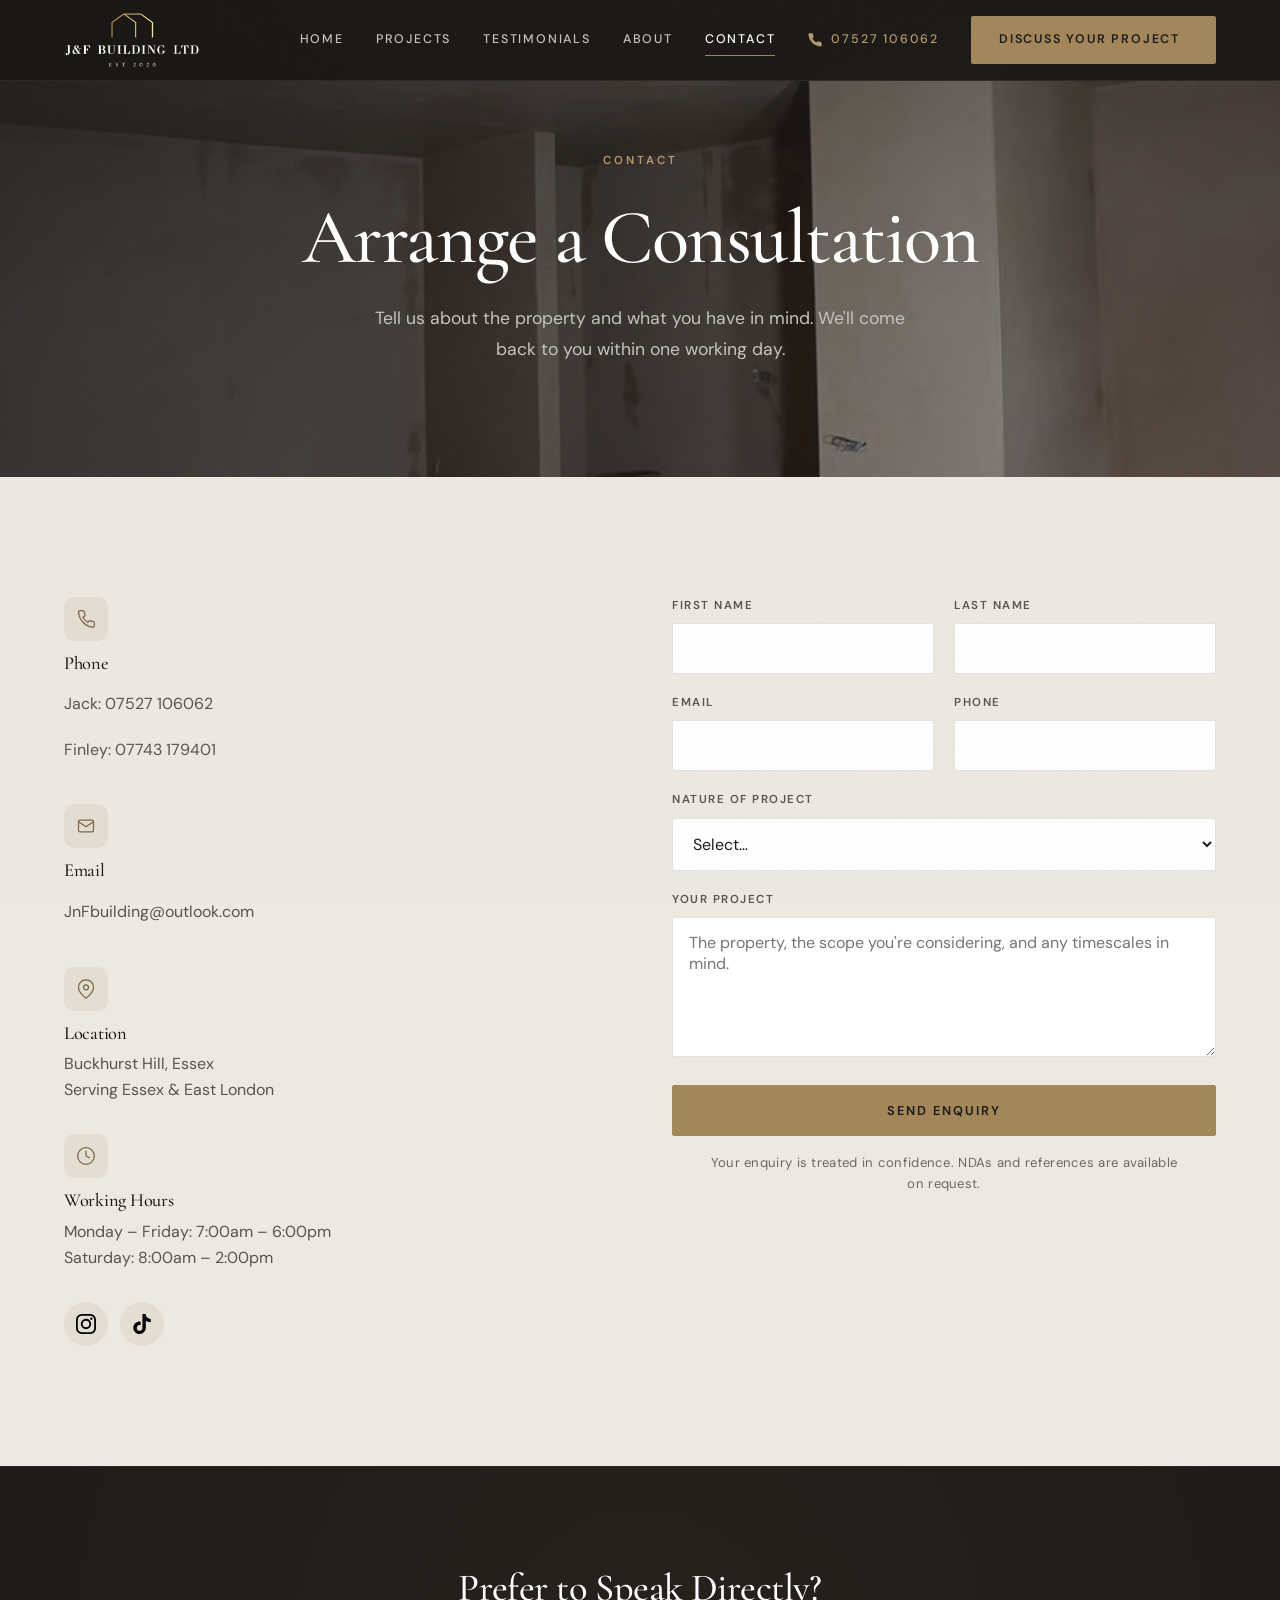
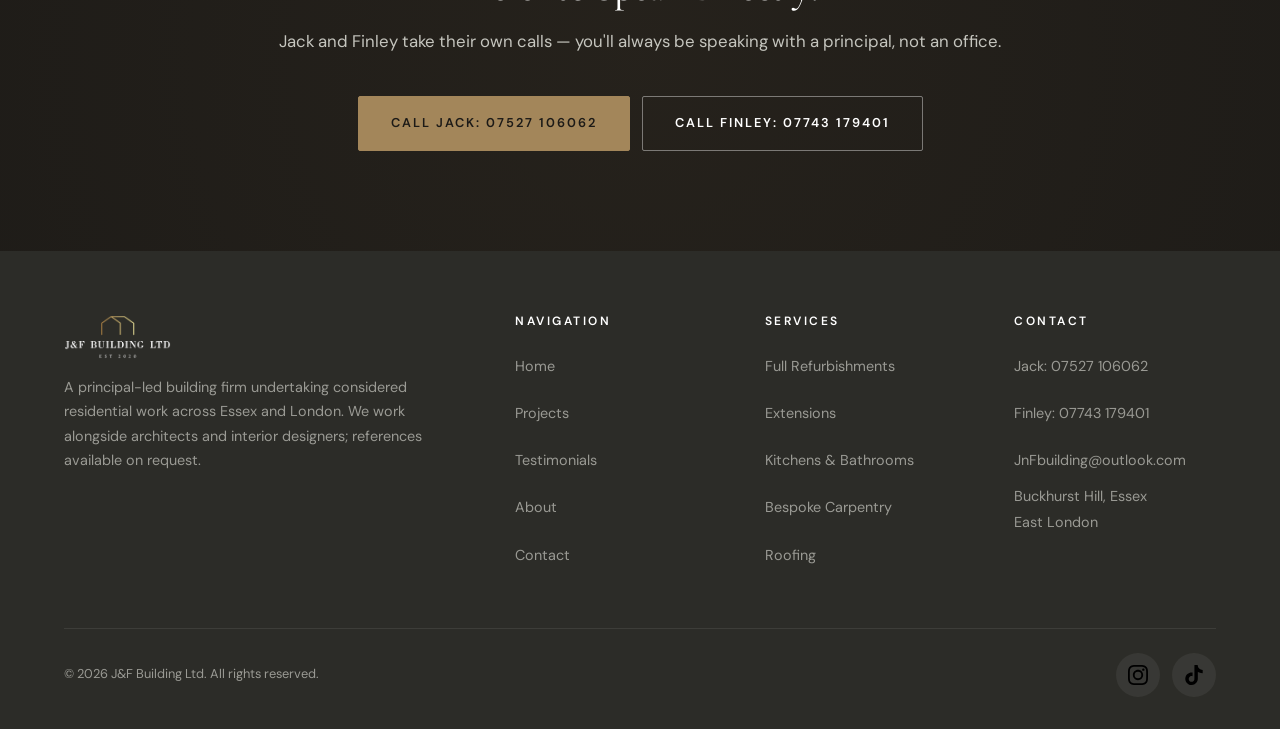
<file: contact.html>
<!DOCTYPE html>
<html lang="en-GB">
<head>
  <meta charset="UTF-8">
  <meta name="viewport" content="width=device-width, initial-scale=1.0, viewport-fit=cover">
  <title>Arrange a Consultation | J&amp;F Building</title>
  <meta name="description" content="Arrange a consultation with J&amp;F Building — a principal-led firm for considered residential building across Essex and London.">
  <meta name="theme-color" content="#1c1a17">
  <link rel="canonical" href="https://rowkav09.github.io/jandf-building/contact.html">

  <meta property="og:type" content="website">
  <meta property="og:site_name" content="J&amp;F Building Ltd">
  <meta property="og:title" content="Arrange a Consultation | J&amp;F Building">
  <meta property="og:description" content="Tell us about the property and what you have in mind. We'll come back to you within one working day.">
  <meta property="og:url" content="https://rowkav09.github.io/jandf-building/contact.html">
  <meta property="og:image" content="https://rowkav09.github.io/jandf-building/img/og-cover.jpg">
  <meta property="og:image:width" content="1200">
  <meta property="og:image:height" content="630">
  <meta name="twitter:card" content="summary_large_image">

  <link rel="icon" href="favicon.svg" type="image/svg+xml">
  <link rel="apple-touch-icon" href="img/apple-touch-icon.png">

  <link rel="preconnect" href="https://fonts.googleapis.com">
  <link rel="preconnect" href="https://fonts.gstatic.com" crossorigin>
  <link href="https://fonts.googleapis.com/css2?family=Cormorant+Garamond:ital,wght@0,500;0,600;1,500&family=DM+Sans:opsz,wght@9..40,400;9..40,500;9..40,600;9..40,700&display=swap" rel="stylesheet">
  <link rel="stylesheet" href="css/styles.css">
</head>
<body>

  <a class="skip-link" href="#main">Skip to content</a>

  <!-- Navigation -->
  <nav class="nav" aria-label="Primary">
    <div class="nav-inner">
      <a href="index.html" class="nav-logo" aria-label="J&amp;F Building Ltd — home">
        <img src="img/logo-transparent.png" alt="J&amp;F Building Ltd" width="944" height="388">
      </a>
      <div class="nav-links" id="primary-nav">
        <a href="index.html">Home</a>
        <a href="projects.html">Projects</a>
        <a href="testimonials.html">Testimonials</a>
        <a href="about.html">About</a>
        <a href="contact.html" class="active">Contact</a>
        <a href="tel:07527106062" class="nav-phone">
          <svg viewBox="0 0 24 24" aria-hidden="true" focusable="false"><path d="M22 16.92v3a2 2 0 01-2.18 2 19.79 19.79 0 01-8.63-3.07 19.5 19.5 0 01-6-6 19.79 19.79 0 01-3.07-8.67A2 2 0 014.11 2h3a2 2 0 012 1.72c.127.96.361 1.903.7 2.81a2 2 0 01-.45 2.11L8.09 9.91a16 16 0 006 6l1.27-1.27a2 2 0 012.11-.45c.907.339 1.85.573 2.81.7A2 2 0 0122 16.92z"/></svg>
          07527 106062
        </a>
        <a href="contact.html" class="nav-cta interactive-cta">
          <span class="cta-btn-text">Discuss Your Project</span>
          <span class="cta-btn-arrow" aria-hidden="true">
            <svg width="22" height="22" viewBox="0 0 24 24" fill="none" stroke="currentColor" stroke-width="2" stroke-linecap="round" stroke-linejoin="round"><line x1="5" y1="12" x2="19" y2="12"/><polyline points="12 5 19 12 12 19"/></svg>
          </span>
        </a>
      </div>
      <button class="nav-hamburger" aria-label="Menu" aria-expanded="false" aria-controls="primary-nav">
        <span></span><span></span><span></span>
      </button>
    </div>
  </nav>

  <main id="main">

  <!-- Page Hero -->
  <section class="hero hero-page">
    <div class="hero-bg">
      <img src="img/project-plastering.jpg" alt="" width="800" height="600" fetchpriority="high" decoding="async">
    </div>
    <div class="hero-overlay"></div>
    <div class="hero-content">
      <div class="hero-badge">Contact</div>
      <h1>Arrange a Consultation</h1>
      <p>Tell us about the property and what you have in mind. We'll come back to you within one working day.</p>
    </div>
  </section>

  <!-- Contact Content -->
  <section class="section">
    <div class="container">
      <div class="contact-grid">

        <!-- Contact Info -->
        <div class="fade-in-left">
          <div class="contact-info-block">
            <div class="contact-info-icon" aria-hidden="true">
              <svg viewBox="0 0 24 24" fill="none" stroke="currentColor" stroke-width="1.5" stroke-linecap="round" stroke-linejoin="round"><path d="M22 16.92v3a2 2 0 0 1-2.18 2A19.79 19.79 0 0 1 3.07 4.18 2 2 0 0 1 5 2h3a2 2 0 0 1 2 1.72c.13.96.36 1.9.7 2.81a2 2 0 0 1-.45 2.11L8.09 9.91a16 16 0 0 0 6 6l1.27-1.27a2 2 0 0 1 2.11-.45c.91.34 1.85.57 2.81.7A2 2 0 0 1 22 16.92z"/></svg>
            </div>
            <h3>Phone</h3>
            <p><a href="tel:07527106062">Jack: 07527 106062</a></p>
            <p><a href="tel:07743179401">Finley: 07743 179401</a></p>
          </div>

          <div class="contact-info-block">
            <div class="contact-info-icon" aria-hidden="true">
              <svg viewBox="0 0 24 24" fill="none" stroke="currentColor" stroke-width="1.5" stroke-linecap="round" stroke-linejoin="round"><rect x="3" y="5" width="18" height="14" rx="2"/><polyline points="3 7 12 13 21 7"/></svg>
            </div>
            <h3>Email</h3>
            <p><a href="mailto:JnFbuilding@outlook.com">JnFbuilding@outlook.com</a></p>
          </div>

          <div class="contact-info-block">
            <div class="contact-info-icon" aria-hidden="true">
              <svg viewBox="0 0 24 24" fill="none" stroke="currentColor" stroke-width="1.5" stroke-linecap="round" stroke-linejoin="round"><path d="M21 10c0 7-9 13-9 13S3 17 3 10a9 9 0 0 1 18 0z"/><circle cx="12" cy="10" r="3"/></svg>
            </div>
            <h3>Location</h3>
            <p>Buckhurst Hill, Essex</p>
            <p>Serving Essex &amp; East London</p>
          </div>

          <div class="contact-info-block">
            <div class="contact-info-icon" aria-hidden="true">
              <svg viewBox="0 0 24 24" fill="none" stroke="currentColor" stroke-width="1.5" stroke-linecap="round" stroke-linejoin="round"><circle cx="12" cy="12" r="10"/><polyline points="12 6 12 12 16 14"/></svg>
            </div>
            <h3>Working Hours</h3>
            <p>Monday – Friday: 7:00am – 6:00pm</p>
            <p>Saturday: 8:00am – 2:00pm</p>
          </div>

          <div class="footer-social" style="margin-top:16px;">
            <a href="https://www.instagram.com/jnf_buildersltd" target="_blank" rel="noopener" aria-label="J&amp;F Building on Instagram" style="background: rgba(163,134,90,0.12);">
              <img src="img/instagram.svg" alt="" width="20" height="20" loading="lazy">
            </a>
            <a href="https://www.tiktok.com/@jf.builderz" target="_blank" rel="noopener" aria-label="J&amp;F Building on TikTok" style="background: rgba(163,134,90,0.12);">
              <img src="img/tiktok.svg" alt="" width="20" height="20" loading="lazy">
            </a>
          </div>
        </div>

        <!-- Contact Form -->
        <div class="fade-in-right">
          <!--
            TODO: create a free form at https://formspree.io, point it at
            JnFbuilding@outlook.com, then replace YOUR_FORM_ID below.
            Until then the form shows a "call us instead" message rather than
            silently discarding the enquiry.
          -->
          <form class="contact-form" action="https://formspree.io/f/YOUR_FORM_ID" method="POST">
            <input type="hidden" name="_subject" value="New website enquiry — J&amp;F Building">

            <div class="form-row">
              <div class="form-group">
                <label for="firstName">First Name</label>
                <input type="text" id="firstName" name="firstName" required autocomplete="given-name">
              </div>
              <div class="form-group">
                <label for="lastName">Last Name</label>
                <input type="text" id="lastName" name="lastName" required autocomplete="family-name">
              </div>
            </div>
            <div class="form-row">
              <div class="form-group">
                <label for="email">Email</label>
                <input type="email" id="email" name="email" required autocomplete="email" inputmode="email">
              </div>
              <div class="form-group">
                <label for="phone">Phone</label>
                <input type="tel" id="phone" name="phone" autocomplete="tel" inputmode="tel">
              </div>
            </div>
            <div class="form-group">
              <label for="service">Nature of Project</label>
              <select id="service" name="service">
                <option value="">Select…</option>
                <option value="renovation">Full Refurbishment</option>
                <option value="extension">Extension</option>
                <option value="period">Period Property</option>
                <option value="kitchen">Kitchen</option>
                <option value="bathroom">Bathroom</option>
                <option value="garden-studio">Garden Studio / Outbuilding</option>
                <option value="roofing">Roofing</option>
                <option value="carpentry">Carpentry &amp; Joinery</option>
                <option value="plastering">Plastering &amp; Rendering</option>
                <option value="tiling">Tiling</option>
                <option value="other">Other</option>
              </select>
            </div>
            <div class="form-group">
              <label for="message">Your Project</label>
              <textarea id="message" name="message" rows="5" required placeholder="The property, the scope you're considering, and any timescales in mind."></textarea>
            </div>

            <div class="hp-field" aria-hidden="true">
              <label for="_gotcha">Leave this field empty</label>
              <input type="text" id="_gotcha" name="_gotcha" tabindex="-1" autocomplete="off">
            </div>

            <button type="submit" class="btn btn-primary" style="width:100%;">Send Enquiry</button>
            <p class="form-status" role="status" aria-live="polite" hidden></p>
            <p class="form-note">Your enquiry is treated in confidence. NDAs and references are available on request.</p>
          </form>
        </div>

      </div>
    </div>
  </section>

  <!-- CTA Banner -->
  <section class="cta-banner">
    <div class="container fade-in">
      <h2>Prefer to Speak Directly?</h2>
      <p>Jack and Finley take their own calls — you'll always be speaking with a principal, not an office.</p>
      <div class="cta-actions">
        <a href="tel:07527106062" class="btn btn-primary">Call Jack: 07527 106062</a>
        <a href="tel:07743179401" class="btn btn-outline">Call Finley: 07743 179401</a>
      </div>
    </div>
  </section>

  </main>

  <!-- Footer -->
  <footer class="footer">
    <div class="container">
      <div class="footer-grid">
        <div class="footer-brand">
          <img src="img/logo-transparent.png" alt="J&amp;F Building Ltd" width="944" height="388" loading="lazy">
          <p>A principal-led building firm undertaking considered residential work across Essex and London. We work alongside architects and interior designers; references available on request.</p>
        </div>
        <div>
          <h4>Navigation</h4>
          <ul>
            <li><a href="index.html">Home</a></li>
            <li><a href="projects.html">Projects</a></li>
            <li><a href="testimonials.html">Testimonials</a></li>
            <li><a href="about.html">About</a></li>
            <li><a href="contact.html">Contact</a></li>
          </ul>
        </div>
        <div>
          <h4>Services</h4>
          <ul>
            <li><a href="projects.html?filter=rendering">Full Refurbishments</a></li>
            <li><a href="projects.html?filter=plastering">Extensions</a></li>
            <li><a href="projects.html?filter=kitchens">Kitchens &amp; Bathrooms</a></li>
            <li><a href="projects.html?filter=carpentry">Bespoke Carpentry</a></li>
            <li><a href="projects.html?filter=roofing">Roofing</a></li>
          </ul>
        </div>
        <div>
          <h4>Contact</h4>
          <ul>
            <li><a href="tel:07527106062">Jack: 07527 106062</a></li>
            <li><a href="tel:07743179401">Finley: 07743 179401</a></li>
            <li><a href="mailto:JnFbuilding@outlook.com">JnFbuilding@outlook.com</a></li>
            <li>Buckhurst Hill, Essex</li>
            <li>East London</li>
          </ul>
        </div>
      </div>
      <div class="footer-bottom">
        <p>&copy; 2026 J&amp;F Building Ltd. All rights reserved.</p>
        <div class="footer-social">
          <a href="https://www.instagram.com/jnf_buildersltd" target="_blank" rel="noopener" aria-label="J&amp;F Building on Instagram">
            <img src="img/instagram.svg" alt="" width="20" height="20" loading="lazy">
          </a>
          <a href="https://www.tiktok.com/@jf.builderz" target="_blank" rel="noopener" aria-label="J&amp;F Building on TikTok">
            <img src="img/tiktok.svg" alt="" width="20" height="20" loading="lazy">
          </a>
        </div>
      </div>
    </div>
  </footer>

  <!-- Mobile call bar -->
  <div class="call-bar">
    <a href="tel:07527106062" class="call-bar-phone">
      <svg viewBox="0 0 24 24" aria-hidden="true" focusable="false"><path d="M22 16.92v3a2 2 0 01-2.18 2 19.79 19.79 0 01-8.63-3.07 19.5 19.5 0 01-6-6 19.79 19.79 0 01-3.07-8.67A2 2 0 014.11 2h3a2 2 0 012 1.72c.127.96.361 1.903.7 2.81a2 2 0 01-.45 2.11L8.09 9.91a16 16 0 006 6l1.27-1.27a2 2 0 012.11-.45c.907.339 1.85.573 2.81.7A2 2 0 0122 16.92z"/></svg>
      Call Jack
    </a>
    <a href="tel:07743179401" class="call-bar-enquire">
      <svg viewBox="0 0 24 24" aria-hidden="true" focusable="false"><path d="M22 16.92v3a2 2 0 01-2.18 2 19.79 19.79 0 01-8.63-3.07 19.5 19.5 0 01-6-6 19.79 19.79 0 01-3.07-8.67A2 2 0 014.11 2h3a2 2 0 012 1.72c.127.96.361 1.903.7 2.81a2 2 0 01-.45 2.11L8.09 9.91a16 16 0 006 6l1.27-1.27a2 2 0 012.11-.45c.907.339 1.85.573 2.81.7A2 2 0 0122 16.92z" fill="currentColor" stroke="none"/></svg>
      Call Finley
    </a>
  </div>

  <script src="js/main.js"></script>
</body>
</html>
</file>
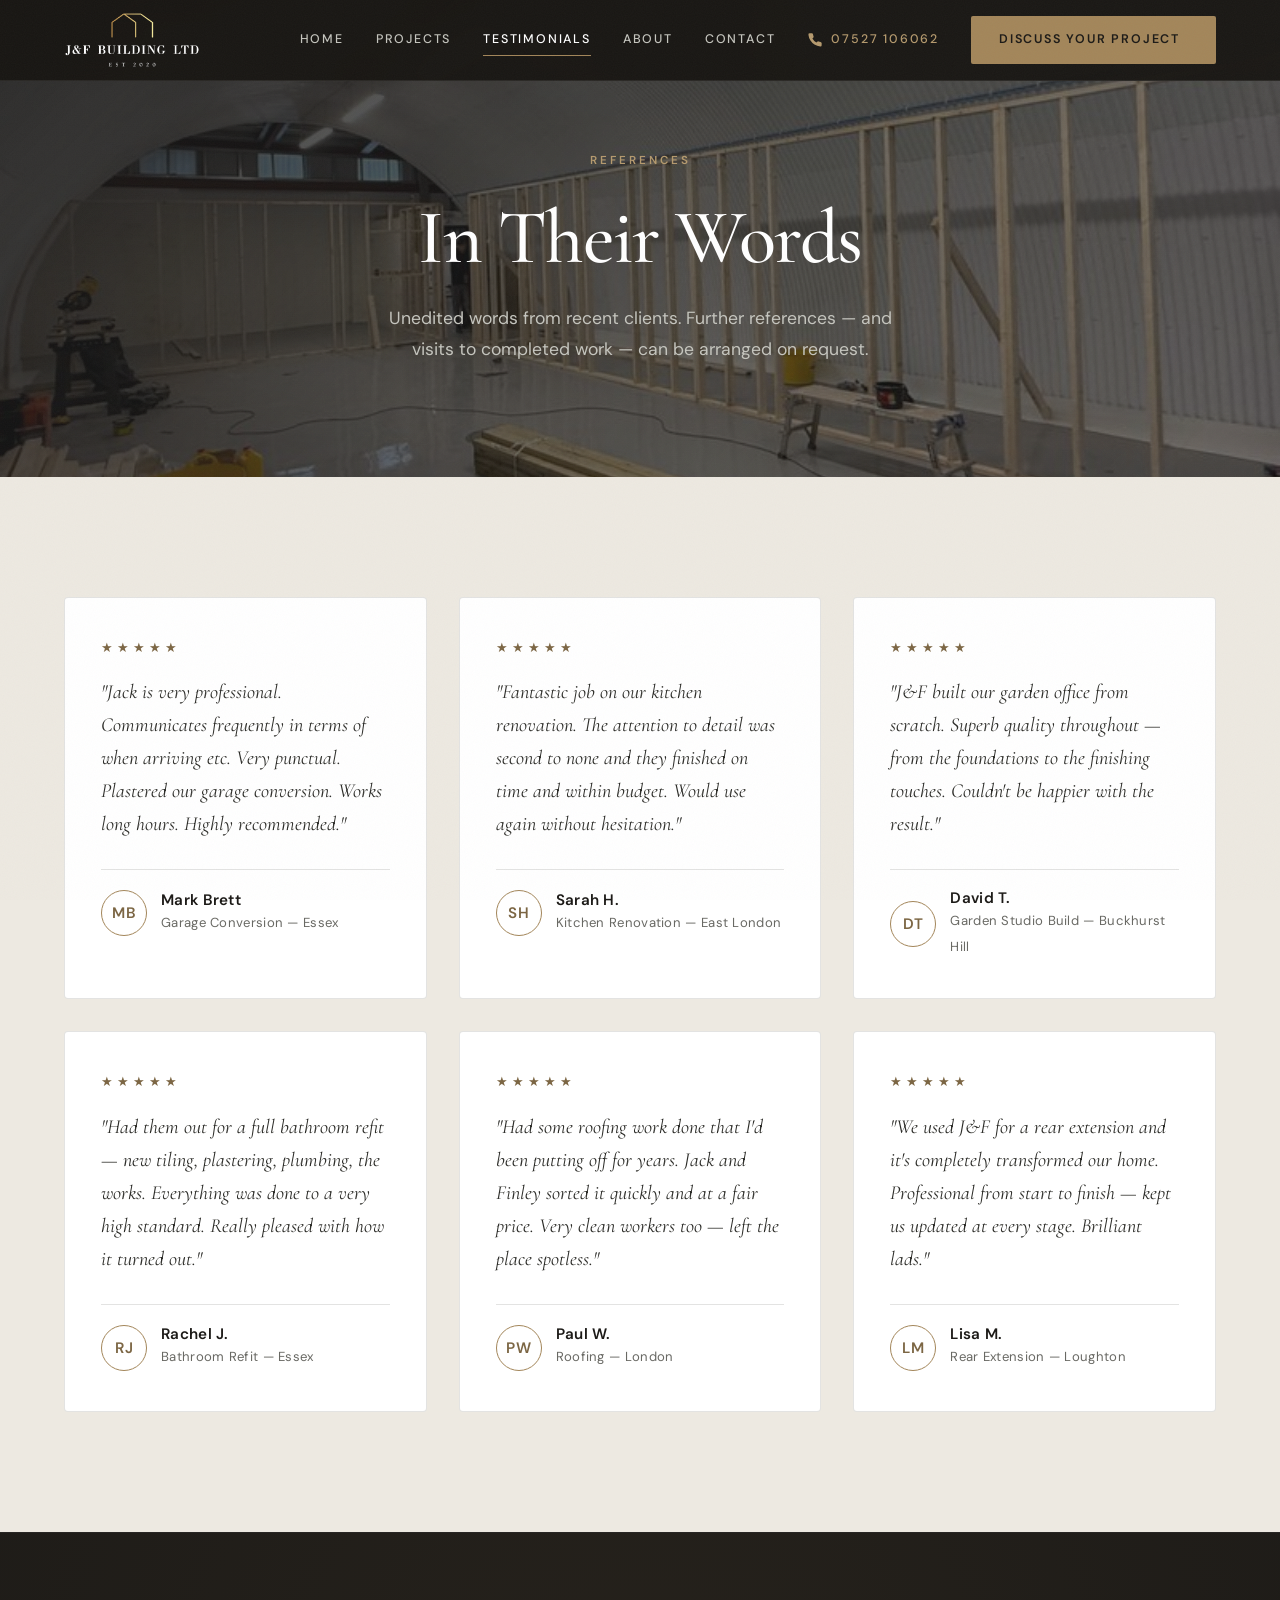
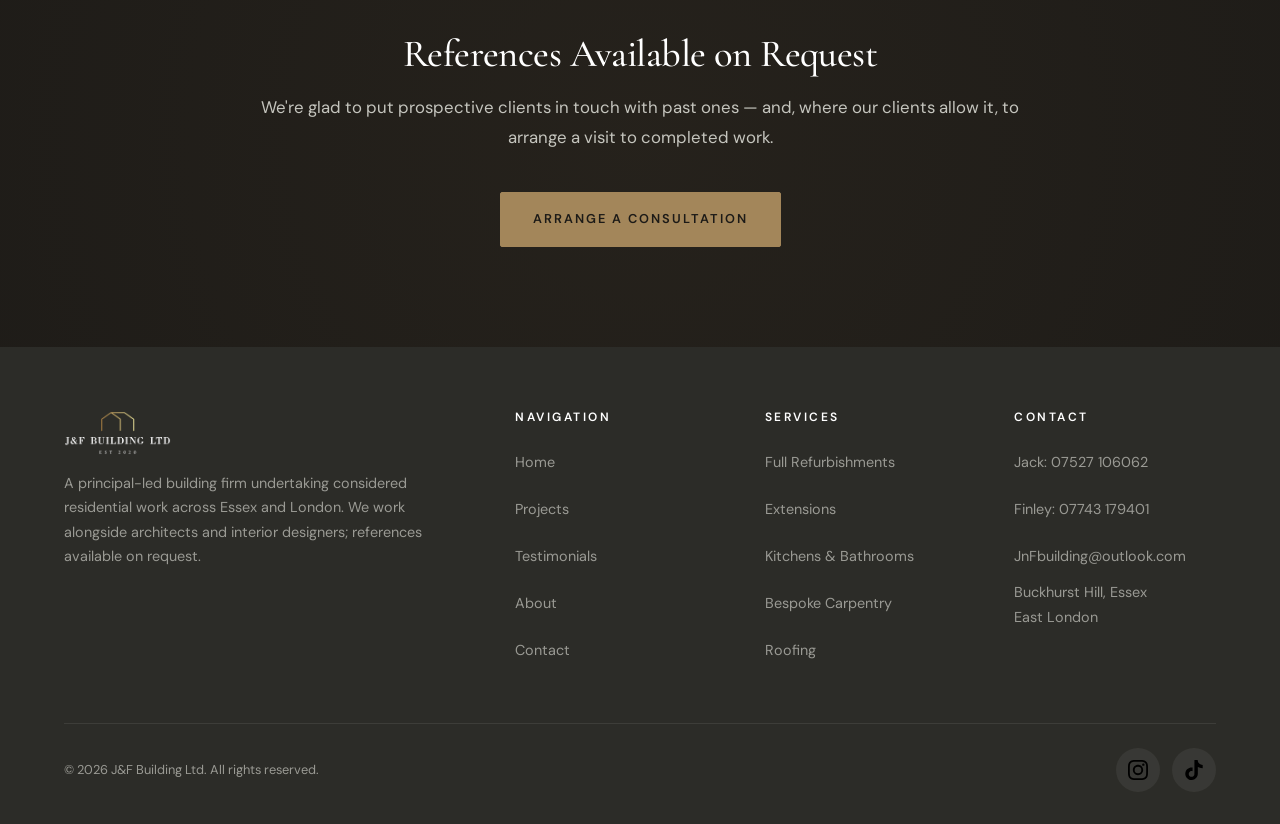
<file: testimonials.html>
<!DOCTYPE html>
<html lang="en-GB">
<head>
  <meta charset="UTF-8">
  <meta name="viewport" content="width=device-width, initial-scale=1.0, viewport-fit=cover">
  <title>Client References | J&amp;F Building</title>
  <meta name="description" content="Words from J&amp;F Building's clients across Essex and London. Further references, and visits to completed work, can be arranged on request.">
  <meta name="theme-color" content="#1c1a17">
  <link rel="canonical" href="https://rowkav09.github.io/jandf-building/testimonials.html">

  <meta property="og:type" content="website">
  <meta property="og:site_name" content="J&amp;F Building Ltd">
  <meta property="og:title" content="Client References | J&amp;F Building">
  <meta property="og:description" content="Unedited words from recent clients across Essex and London.">
  <meta property="og:url" content="https://rowkav09.github.io/jandf-building/testimonials.html">
  <meta property="og:image" content="https://rowkav09.github.io/jandf-building/img/og-cover.jpg">
  <meta property="og:image:width" content="1200">
  <meta property="og:image:height" content="630">
  <meta name="twitter:card" content="summary_large_image">

  <link rel="icon" href="favicon.svg" type="image/svg+xml">
  <link rel="apple-touch-icon" href="img/apple-touch-icon.png">

  <link rel="preconnect" href="https://fonts.googleapis.com">
  <link rel="preconnect" href="https://fonts.gstatic.com" crossorigin>
  <link href="https://fonts.googleapis.com/css2?family=Cormorant+Garamond:ital,wght@0,500;0,600;1,500&family=DM+Sans:opsz,wght@9..40,400;9..40,500;9..40,600;9..40,700&display=swap" rel="stylesheet">
  <link rel="stylesheet" href="css/styles.css">
</head>
<body>

  <a class="skip-link" href="#main">Skip to content</a>

  <!-- Navigation -->
  <nav class="nav" aria-label="Primary">
    <div class="nav-inner">
      <a href="index.html" class="nav-logo" aria-label="J&amp;F Building Ltd — home">
        <img src="img/logo-transparent.png" alt="J&amp;F Building Ltd" width="944" height="388">
      </a>
      <div class="nav-links" id="primary-nav">
        <a href="index.html">Home</a>
        <a href="projects.html">Projects</a>
        <a href="testimonials.html" class="active">Testimonials</a>
        <a href="about.html">About</a>
        <a href="contact.html">Contact</a>
        <a href="tel:07527106062" class="nav-phone">
          <svg viewBox="0 0 24 24" aria-hidden="true" focusable="false"><path d="M22 16.92v3a2 2 0 01-2.18 2 19.79 19.79 0 01-8.63-3.07 19.5 19.5 0 01-6-6 19.79 19.79 0 01-3.07-8.67A2 2 0 014.11 2h3a2 2 0 012 1.72c.127.96.361 1.903.7 2.81a2 2 0 01-.45 2.11L8.09 9.91a16 16 0 006 6l1.27-1.27a2 2 0 012.11-.45c.907.339 1.85.573 2.81.7A2 2 0 0122 16.92z"/></svg>
          07527 106062
        </a>
        <a href="contact.html" class="nav-cta interactive-cta">
          <span class="cta-btn-text">Discuss Your Project</span>
          <span class="cta-btn-arrow" aria-hidden="true">
            <svg width="22" height="22" viewBox="0 0 24 24" fill="none" stroke="currentColor" stroke-width="2" stroke-linecap="round" stroke-linejoin="round"><line x1="5" y1="12" x2="19" y2="12"/><polyline points="12 5 19 12 12 19"/></svg>
          </span>
        </a>
      </div>
      <button class="nav-hamburger" aria-label="Menu" aria-expanded="false" aria-controls="primary-nav">
        <span></span><span></span><span></span>
      </button>
    </div>
  </nav>

  <main id="main">

  <!-- Page Hero -->
  <section class="hero hero-page">
    <div class="hero-bg">
      <img src="img/project-carpentry.jpg" alt="" width="800" height="600" fetchpriority="high" decoding="async">
    </div>
    <div class="hero-overlay"></div>
    <div class="hero-content">
      <div class="hero-badge">References</div>
      <h1>In Their Words</h1>
      <p>Unedited words from recent clients. Further references — and visits to completed work — can be arranged on request.</p>
    </div>
  </section>

  <!-- Testimonials Grid -->
  <section class="section">
    <div class="container">
      <div class="testimonials-grid">

        <div class="testimonial-card fade-in">
          <div class="stars" role="img" aria-label="Rated 5 out of 5">&#9733;&#9733;&#9733;&#9733;&#9733;</div>
          <blockquote>"Jack is very professional. Communicates frequently in terms of when arriving etc. Very punctual. Plastered our garage conversion. Works long hours. Highly recommended."</blockquote>
          <div class="author">
            <div class="author-avatar" aria-hidden="true">MB</div>
            <div class="author-info">
              <h4>Mark Brett</h4>
              <span>Garage Conversion — Essex</span>
            </div>
          </div>
        </div>

        <div class="testimonial-card fade-in">
          <div class="stars" role="img" aria-label="Rated 5 out of 5">&#9733;&#9733;&#9733;&#9733;&#9733;</div>
          <blockquote>"Fantastic job on our kitchen renovation. The attention to detail was second to none and they finished on time and within budget. Would use again without hesitation."</blockquote>
          <div class="author">
            <div class="author-avatar" aria-hidden="true">SH</div>
            <div class="author-info">
              <h4>Sarah H.</h4>
              <span>Kitchen Renovation — East London</span>
            </div>
          </div>
        </div>

        <div class="testimonial-card fade-in">
          <div class="stars" role="img" aria-label="Rated 5 out of 5">&#9733;&#9733;&#9733;&#9733;&#9733;</div>
          <blockquote>"J&amp;F built our garden office from scratch. Superb quality throughout — from the foundations to the finishing touches. Couldn't be happier with the result."</blockquote>
          <div class="author">
            <div class="author-avatar" aria-hidden="true">DT</div>
            <div class="author-info">
              <h4>David T.</h4>
              <span>Garden Studio Build — Buckhurst Hill</span>
            </div>
          </div>
        </div>

        <div class="testimonial-card fade-in">
          <div class="stars" role="img" aria-label="Rated 5 out of 5">&#9733;&#9733;&#9733;&#9733;&#9733;</div>
          <blockquote>"Had them out for a full bathroom refit — new tiling, plastering, plumbing, the works. Everything was done to a very high standard. Really pleased with how it turned out."</blockquote>
          <div class="author">
            <div class="author-avatar" aria-hidden="true">RJ</div>
            <div class="author-info">
              <h4>Rachel J.</h4>
              <span>Bathroom Refit — Essex</span>
            </div>
          </div>
        </div>

        <div class="testimonial-card fade-in">
          <div class="stars" role="img" aria-label="Rated 5 out of 5">&#9733;&#9733;&#9733;&#9733;&#9733;</div>
          <blockquote>"Had some roofing work done that I'd been putting off for years. Jack and Finley sorted it quickly and at a fair price. Very clean workers too — left the place spotless."</blockquote>
          <div class="author">
            <div class="author-avatar" aria-hidden="true">PW</div>
            <div class="author-info">
              <h4>Paul W.</h4>
              <span>Roofing — London</span>
            </div>
          </div>
        </div>

        <div class="testimonial-card fade-in">
          <div class="stars" role="img" aria-label="Rated 5 out of 5">&#9733;&#9733;&#9733;&#9733;&#9733;</div>
          <blockquote>"We used J&amp;F for a rear extension and it's completely transformed our home. Professional from start to finish — kept us updated at every stage. Brilliant lads."</blockquote>
          <div class="author">
            <div class="author-avatar" aria-hidden="true">LM</div>
            <div class="author-info">
              <h4>Lisa M.</h4>
              <span>Rear Extension — Loughton</span>
            </div>
          </div>
        </div>

      </div>
    </div>
  </section>

  <!-- CTA Banner -->
  <section class="cta-banner">
    <div class="container fade-in">
      <h2>References Available on Request</h2>
      <p>We're glad to put prospective clients in touch with past ones — and, where our clients allow it, to arrange a visit to completed work.</p>
      <div class="cta-actions">
        <a href="contact.html" class="btn btn-primary">Arrange a Consultation</a>
      </div>
    </div>
  </section>

  </main>

  <!-- Footer -->
  <footer class="footer">
    <div class="container">
      <div class="footer-grid">
        <div class="footer-brand">
          <img src="img/logo-transparent.png" alt="J&amp;F Building Ltd" width="944" height="388" loading="lazy">
          <p>A principal-led building firm undertaking considered residential work across Essex and London. We work alongside architects and interior designers; references available on request.</p>
        </div>
        <div>
          <h4>Navigation</h4>
          <ul>
            <li><a href="index.html">Home</a></li>
            <li><a href="projects.html">Projects</a></li>
            <li><a href="testimonials.html">Testimonials</a></li>
            <li><a href="about.html">About</a></li>
            <li><a href="contact.html">Contact</a></li>
          </ul>
        </div>
        <div>
          <h4>Services</h4>
          <ul>
            <li><a href="projects.html?filter=rendering">Full Refurbishments</a></li>
            <li><a href="projects.html?filter=plastering">Extensions</a></li>
            <li><a href="projects.html?filter=kitchens">Kitchens &amp; Bathrooms</a></li>
            <li><a href="projects.html?filter=carpentry">Bespoke Carpentry</a></li>
            <li><a href="projects.html?filter=roofing">Roofing</a></li>
          </ul>
        </div>
        <div>
          <h4>Contact</h4>
          <ul>
            <li><a href="tel:07527106062">Jack: 07527 106062</a></li>
            <li><a href="tel:07743179401">Finley: 07743 179401</a></li>
            <li><a href="mailto:JnFbuilding@outlook.com">JnFbuilding@outlook.com</a></li>
            <li>Buckhurst Hill, Essex</li>
            <li>East London</li>
          </ul>
        </div>
      </div>
      <div class="footer-bottom">
        <p>&copy; 2026 J&amp;F Building Ltd. All rights reserved.</p>
        <div class="footer-social">
          <a href="https://www.instagram.com/jnf_buildersltd" target="_blank" rel="noopener" aria-label="J&amp;F Building on Instagram">
            <img src="img/instagram.svg" alt="" width="20" height="20" loading="lazy">
          </a>
          <a href="https://www.tiktok.com/@jf.builderz" target="_blank" rel="noopener" aria-label="J&amp;F Building on TikTok">
            <img src="img/tiktok.svg" alt="" width="20" height="20" loading="lazy">
          </a>
        </div>
      </div>
    </div>
  </footer>

  <!-- Mobile call bar -->
  <div class="call-bar">
    <a href="tel:07527106062" class="call-bar-phone">
      <svg viewBox="0 0 24 24" aria-hidden="true" focusable="false"><path d="M22 16.92v3a2 2 0 01-2.18 2 19.79 19.79 0 01-8.63-3.07 19.5 19.5 0 01-6-6 19.79 19.79 0 01-3.07-8.67A2 2 0 014.11 2h3a2 2 0 012 1.72c.127.96.361 1.903.7 2.81a2 2 0 01-.45 2.11L8.09 9.91a16 16 0 006 6l1.27-1.27a2 2 0 012.11-.45c.907.339 1.85.573 2.81.7A2 2 0 0122 16.92z"/></svg>
      Call Jack
    </a>
    <a href="contact.html" class="call-bar-enquire">
      <svg viewBox="0 0 24 24" aria-hidden="true" focusable="false"><rect x="3" y="5" width="18" height="14" rx="2"/><polyline points="3 7 12 13 21 7"/></svg>
      Enquire
    </a>
  </div>

  <script src="js/main.js"></script>
</body>
</html>
</file>
<file: css/styles.css>
/* ============================================
   J&F Building — Site Styles
   ============================================ */

/* --- Reset & Base --- */
*, *::before, *::after { box-sizing: border-box; margin: 0; padding: 0; }

:root {
  --charcoal: #1c1a17;
  --charcoal-light: #2a2724;
  --amber: #a3865a;
  --amber-light: #b59a6e;
  --amber-dark: #8a6f47;

  /* Amber dark enough for small text on any of our light backgrounds (>=4.5:1) */
  --amber-text: #7c6644;

  --offwhite: #f5f5f0;
  --white: #ffffff;
  --grey-100: #f0f0ed;
  --grey-200: #e0e0db;
  --grey-300: #c5c5be;
  --grey-500: #888883;   /* decorative only — fails AA as text on light */
  --grey-700: #555550;
  --grey-900: #2c2c28;

  /* Text tokens that meet WCAG AA on the surfaces they're used on */
  --text-muted: #696964;         /* on white / grey-100 / page bg */
  --text-muted-invert: #9a9a94;  /* on grey-900 footer */

  --font-heading: 'Cormorant Garamond', Georgia, 'Times New Roman', serif;
  --font-body: 'DM Sans', 'Segoe UI', 'Helvetica Neue', Arial, sans-serif;

  --max-width: 1200px;
  --gutter: 24px;
  --section-padding: 120px 0;

  /* One source of truth for header height — used by hero padding,
     mobile menu offset and scroll-margin. */
  --nav-h: 80px;

  /* Height of the fixed mobile call bar; 0 on desktop. */
  --callbar-h: 0px;

  --ease-out: cubic-bezier(0.22, 1, 0.36, 1);
  --transition: 0.45s cubic-bezier(0.22, 1, 0.36, 1);
  --hairline: rgba(28, 26, 23, 0.12);
  --shadow-soft: 0 1px 2px rgba(28, 26, 23, 0.04), 0 16px 40px rgba(28, 26, 23, 0.08);
  --tap: 44px; /* minimum touch target */
}

html {
  scroll-behavior: smooth;
  -webkit-text-size-adjust: 100%;
}

body {
  font-family: var(--font-body);
  color: var(--charcoal);
  background: #ede9e1;
  line-height: 1.6;
  -webkit-font-smoothing: antialiased;
  /* `clip` contains stray overflow without creating a scroll container,
     so position:sticky and scroll-anchoring keep working. */
  overflow-x: clip;
  padding-bottom: var(--callbar-h);
}

img { max-width: 100%; height: auto; display: block; }
a { text-decoration: none; color: inherit; transition: color var(--transition); }
ul, ol { list-style: none; }
h1, h2, h3, h4, h5, h6 {
  font-family: var(--font-heading);
  font-weight: 500;
  line-height: 1.12;
  letter-spacing: -0.015em;
  text-wrap: balance;
}
p { text-wrap: pretty; }

/* Visible keyboard focus everywhere. */
:focus-visible {
  outline: 2px solid var(--amber);
  outline-offset: 3px;
  border-radius: 2px;
}

/* Faint tactile grain — desktop only; a full-screen fixed layer is an
   expensive repaint on phones for an effect nobody sees at that size. */
@media (min-width: 993px) and (hover: hover) {
  body::after {
    content: '';
    position: fixed;
    inset: 0;
    z-index: 1500;
    pointer-events: none;
    opacity: 0.035;
    background-image: url("data:image/svg+xml,%3Csvg xmlns='http://www.w3.org/2000/svg' width='160' height='160'%3E%3Cfilter id='n'%3E%3CfeTurbulence type='fractalNoise' baseFrequency='0.9' numOctaves='2'/%3E%3C/filter%3E%3Crect width='160' height='160' filter='url(%23n)'/%3E%3C/svg%3E");
  }
}

.container {
  max-width: var(--max-width);
  margin: 0 auto;
  padding: 0 var(--gutter);
}

/* --- Utility --- */
.text-amber { color: var(--amber-text); }
.text-center { text-align: center; }
.sr-only {
  position: absolute; width: 1px; height: 1px;
  padding: 0; margin: -1px; overflow: hidden;
  clip: rect(0,0,0,0); border: 0; white-space: nowrap;
}

.skip-link {
  position: absolute;
  top: -100px; left: 16px;
  z-index: 2100;
  background: var(--amber);
  color: var(--charcoal);
  padding: 12px 20px;
  font-size: 0.85rem;
  font-weight: 600;
  border-radius: 0 0 2px 2px;
  transition: top 0.2s var(--ease-out);
}
.skip-link:focus { top: 0; }

/* Anchor targets clear the fixed header. */
[id] { scroll-margin-top: calc(var(--nav-h) + 16px); }

/* --- Scroll Animations — calm, deliberate reveals --- */
.fade-in {
  opacity: 0;
  transform: translateY(36px);
  transition: opacity 1.05s var(--ease-out), transform 1.05s var(--ease-out);
}
.fade-in.visible { opacity: 1; transform: none; }

/* Below the 2-column breakpoint these columns are stacked, so a horizontal
   slide is both meaningless and a source of 36px of page-wide overflow.
   Reveal them vertically instead. */
.fade-in-left,
.fade-in-right {
  opacity: 0;
  transform: translateY(36px);
  transition: opacity 1.05s var(--ease-out), transform 1.05s var(--ease-out);
}
.fade-in-left.visible,
.fade-in-right.visible { opacity: 1; transform: none; }

@media (min-width: 993px) {
  .fade-in-left  { transform: translateX(-36px); }
  .fade-in-right { transform: translateX(36px); }
}

/* Gentle stagger when neighbouring cards reveal together */
.services-showcase > .fade-in:nth-child(2),
.testimonials-grid .fade-in:nth-child(2) { transition-delay: 0.1s; }
.services-showcase > .fade-in:nth-child(3),
.testimonials-grid .fade-in:nth-child(3) { transition-delay: 0.2s; }

@media (prefers-reduced-motion: reduce) {
  html { scroll-behavior: auto; }
  *, *::before, *::after {
    transition-duration: 0.01ms !important;
    animation-duration: 0.01ms !important;
    animation-iteration-count: 1 !important;
  }
  .fade-in, .fade-in-left, .fade-in-right { opacity: 1; transform: none; }
  body::after { display: none; }
}

/* ============================================
   NAVIGATION
   ============================================ */
.nav {
  position: fixed;
  top: 0; left: 0; right: 0;
  z-index: 1000;
  background: rgba(24, 22, 19, 0.94);
  border-bottom: 1px solid rgba(237, 233, 225, 0.08);
  transition: transform 0.5s var(--ease-out), box-shadow var(--transition);
  padding-top: env(safe-area-inset-top);
}
@media (min-width: 993px) {
  .nav { backdrop-filter: blur(10px); -webkit-backdrop-filter: blur(10px); }
}
.nav.scrolled { box-shadow: 0 10px 40px rgba(0,0,0,0.22); }
.nav.nav-hidden { transform: translateY(-100%); }
/* Never slide the header away while its menu is open. */
.nav.menu-open { transform: none; }

.nav-inner {
  display: flex;
  align-items: center;
  justify-content: space-between;
  gap: 16px;
  height: var(--nav-h);
  max-width: var(--max-width);
  margin: 0 auto;
  padding: 0 var(--gutter);
}

.nav-logo {
  display: flex;
  align-items: center;
  flex: 0 0 auto;
  min-height: var(--tap);
  padding-right: 8px;
}
.nav-logo img {
  height: 56px;
  width: auto;
  transition: height 0.25s var(--ease-out);
}

.nav-links {
  display: flex;
  align-items: center;
  gap: 32px;
}
.nav-links a {
  color: var(--grey-300);
  font-size: 0.78rem;
  font-weight: 500;
  letter-spacing: 1.8px;
  text-transform: uppercase;
  position: relative;
  padding: 4px 0;
}
.nav-links a::after {
  content: '';
  position: absolute;
  bottom: -2px; left: 0;
  width: 0; height: 1px;
  background: var(--amber);
  transition: width 0.5s var(--ease-out);
}
.nav-links a:hover,
.nav-links a.active { color: var(--white); }
.nav-links a:hover::after,
.nav-links a.active::after { width: 100%; }

.nav-phone {
  display: inline-flex;
  align-items: center;
  gap: 8px;
  color: var(--amber-light) !important;
  font-weight: 600;
}
.nav-phone svg { width: 16px; height: 16px; fill: currentColor; flex: 0 0 auto; }

/* Header CTA — the arrow swap is a pointer affordance, so only wire it up
   where a real pointer exists (otherwise it sticks after a tap). */
.nav-cta.interactive-cta {
  position: relative;
  display: inline-flex;
  align-items: center;
  justify-content: center;
  overflow: hidden;
  border-radius: 2px;
  background: var(--amber);
  color: var(--charcoal) !important;
  font-weight: 600;
  font-size: 0.78rem;
  letter-spacing: 1.8px;
  text-transform: uppercase;
  padding: 14px 28px;
  min-height: var(--tap);
  border: none;
  cursor: pointer;
  z-index: 1;
}
.nav-cta.interactive-cta::after { display: none; }
.nav-cta.interactive-cta .cta-btn-text { position: relative; z-index: 2; }
.nav-cta.interactive-cta .cta-btn-arrow,
.nav-cta.interactive-cta .cta-btn-bg { display: none; }

@media (hover: hover) and (pointer: fine) {
  .nav-cta.interactive-cta { padding: 14px 36px 14px 28px; transition: background 0.3s; }
  .nav-cta.interactive-cta .cta-btn-text {
    display: inline-block;
    transition: transform 0.35s var(--ease-out), opacity 0.3s;
  }
  .nav-cta.interactive-cta .cta-btn-arrow {
    display: flex;
    align-items: center;
    position: absolute;
    right: 24px; top: 50%;
    transform: translateY(-50%) translateX(32px);
    opacity: 0;
    z-index: 2;
    pointer-events: none;
    transition: transform 0.35s var(--ease-out), opacity 0.3s;
  }
  .nav-cta.interactive-cta:hover .cta-btn-text { transform: translateX(-32px); opacity: 0; }
  .nav-cta.interactive-cta:hover .cta-btn-arrow { transform: translateY(-50%) translateX(0); opacity: 1; }
  .nav-cta.interactive-cta:focus-visible .cta-btn-text { transform: none; opacity: 1; }
}

/* Hamburger — 48px hit area, 26px glyph */
.nav-hamburger {
  display: none;
  width: 48px; height: 48px;
  margin-right: -10px;
  flex-direction: column;
  align-items: center;
  justify-content: center;
  gap: 6px;
  background: none;
  border: none;
  cursor: pointer;
  border-radius: 2px;
}
.nav-hamburger span {
  display: block;
  width: 26px; height: 2px;
  background: var(--white);
  border-radius: 2px;
  transition: transform var(--transition), opacity 0.2s;
}
.nav-hamburger[aria-expanded="true"] span:nth-child(1) { transform: translateY(8px) rotate(45deg); }
.nav-hamburger[aria-expanded="true"] span:nth-child(2) { opacity: 0; }
.nav-hamburger[aria-expanded="true"] span:nth-child(3) { transform: translateY(-8px) rotate(-45deg); }

/* ============================================
   MOBILE CALL BAR
   The phone number is the highest-intent action on this site and it must
   never be buried behind a hamburger. Pinned to the bottom below 993px.
   ============================================ */
.call-bar { display: none; }

@media (max-width: 992px) {
  :root { --callbar-h: 64px; }
  .call-bar {
    display: grid;
    grid-template-columns: 1fr 1fr;
    position: fixed;
    left: 0; right: 0; bottom: 0;
    z-index: 1400;
    background: rgba(24, 22, 19, 0.97);
    backdrop-filter: blur(8px);
    -webkit-backdrop-filter: blur(8px);
    border-top: 1px solid rgba(237, 233, 225, 0.1);
    padding-bottom: env(safe-area-inset-bottom);
  }
  .call-bar a {
    display: flex;
    align-items: center;
    justify-content: center;
    gap: 10px;
    min-height: 64px;
    font-size: 0.8rem;
    font-weight: 600;
    letter-spacing: 1.6px;
    text-transform: uppercase;
  }
  .call-bar svg { width: 18px; height: 18px; flex: 0 0 auto; }
  .call-bar .call-bar-phone { background: var(--amber); color: var(--charcoal); }
  .call-bar .call-bar-phone svg { fill: currentColor; }
  .call-bar .call-bar-enquire { color: var(--white); }
  .call-bar .call-bar-enquire svg { fill: none; stroke: currentColor; stroke-width: 1.8; }
}

/* ============================================
   HERO
   ============================================ */
.hero {
  position: relative;
  min-height: 640px;
  height: 100vh;
  height: 100svh; /* excludes mobile browser chrome, so no jump on scroll */
  max-height: 1000px;
  display: flex;
  align-items: center;
  justify-content: center;
  overflow: hidden;
  padding-top: var(--nav-h);
}
.hero-bg { position: absolute; inset: 0; z-index: 0; }
.hero-bg img { width: 100%; height: 100%; object-fit: cover; object-position: center; }
.hero-overlay {
  position: absolute;
  inset: 0;
  z-index: 1;
  background: linear-gradient(
    135deg,
    rgba(26, 26, 26, 0.86) 0%,
    rgba(26, 26, 26, 0.66) 50%,
    rgba(26, 26, 26, 0.48) 100%
  );
}
.hero-content {
  position: relative;
  z-index: 2;
  text-align: left;
  max-width: var(--max-width);
  width: 100%;
  min-width: 0;
  padding: 0 var(--gutter);
}
.hero-badge {
  display: inline-flex;
  align-items: center;
  gap: 14px;
  color: var(--amber-light);
  font-size: 0.72rem;
  font-weight: 600;
  letter-spacing: 3px;
  text-transform: uppercase;
  margin-bottom: 28px;
}
.hero-badge::before {
  content: '';
  flex: 0 0 auto;
  width: 40px; height: 1px;
  background: var(--amber);
  opacity: 0.7;
}
.hero h1 {
  color: var(--white);
  font-size: clamp(2.4rem, 6vw, 5.2rem);
  font-weight: 500;
  line-height: 1.05;
  letter-spacing: -0.02em;
  margin-bottom: 24px;
  max-width: 15ch;
}
.hero h1 span { color: var(--amber-light); font-style: italic; }
.hero p {
  color: var(--grey-300);
  font-size: clamp(1rem, 2.6vw, 1.1rem);
  max-width: 540px;
  margin-bottom: 40px;
  line-height: 1.75;
}
.hero-buttons { display: flex; gap: 16px; flex-wrap: wrap; }

/* Page-level hero (shorter) */
.hero-page {
  height: auto;
  min-height: 52svh;
  max-height: none;
  padding-top: calc(var(--nav-h) + 72px);
  padding-bottom: 72px;
}
.hero-page .hero-content {
  text-align: center;
  display: flex;
  flex-direction: column;
  align-items: center;
}
.hero-page .hero-badge::before { display: none; }
.hero-page h1 { text-align: center; max-width: 20ch; }
.hero-page p { text-align: center; margin-left: auto; margin-right: auto; }

/* ============================================
   BUTTONS
   ============================================ */
.btn {
  display: inline-flex;
  align-items: center;
  justify-content: center;
  gap: 8px;
  padding: 16px 32px;
  min-height: var(--tap);
  font-size: 0.8rem;
  font-weight: 600;
  letter-spacing: 2px;
  text-transform: uppercase;
  border-radius: 2px;
  cursor: pointer;
  transition: background var(--transition), border-color var(--transition),
              color var(--transition), transform var(--transition), box-shadow var(--transition);
  border: 1px solid transparent;
  font-family: var(--font-body);
  text-align: center;
}
.btn-primary { background: var(--amber); color: var(--charcoal); border-color: var(--amber); }
.btn-outline { background: transparent; color: var(--white); border-color: rgba(255,255,255,0.4); }
.btn-dark { background: var(--charcoal); color: var(--white); border-color: var(--charcoal); }

@media (hover: hover) and (pointer: fine) {
  .btn-primary:hover {
    background: var(--amber-light);
    border-color: var(--amber-light);
    transform: translateY(-2px);
    box-shadow: 0 12px 30px rgba(138, 111, 71, 0.25);
  }
  .btn-outline:hover {
    border-color: var(--white);
    background: rgba(255,255,255,0.08);
    transform: translateY(-2px);
  }
  .btn-dark:hover {
    background: var(--charcoal-light);
    transform: translateY(-2px);
    box-shadow: 0 12px 30px rgba(28, 26, 23, 0.18);
  }
}
.btn:active { transform: translateY(0) scale(0.99); }

/* Grouped CTA actions — stack cleanly instead of relying on inline margins. */
.cta-actions {
  display: flex;
  gap: 12px;
  justify-content: center;
  flex-wrap: wrap;
}

/* ============================================
   SECTIONS
   ============================================ */
.section { padding: var(--section-padding); }
.section-dark { background: var(--charcoal); color: var(--white); }
.section-grey { background: var(--grey-100); }

.section-header { text-align: center; margin-bottom: 64px; }
.label,
.section-header .label {
  display: inline-block;
  color: var(--amber-text);
  font-size: 0.75rem;
  font-weight: 600;
  letter-spacing: 3px;
  text-transform: uppercase;
  margin-bottom: 18px;
}
.section-dark .label,
.section-dark .section-header .label { color: var(--amber-light); }
.section-header h2 {
  font-size: clamp(2rem, 4vw, 3.4rem);
  margin-bottom: 18px;
  color: inherit;
}
.section-header p {
  color: var(--grey-700);
  font-size: 1.05rem;
  max-width: 60ch;
  margin: 0 auto;
  line-height: 1.8;
}
.section-header::after {
  content: '';
  display: block;
  width: 48px; height: 1px;
  background: var(--amber);
  opacity: 0.55;
  margin: 28px auto 0;
}
.section-dark .section-header p { color: var(--grey-300); }

/* ============================================
   SERVICES GRID (icon cards)
   ============================================ */
.services-grid {
  display: grid;
  grid-template-columns: repeat(auto-fit, minmax(260px, 1fr));
  gap: 24px;
}
.service-card {
  background: var(--white);
  border-radius: 4px;
  padding: 44px 32px;
  text-align: center;
  transition: transform var(--transition), box-shadow var(--transition), border-color var(--transition);
  border: 1px solid var(--hairline);
  position: relative;
  overflow: hidden;
}
.service-card::before {
  content: '';
  position: absolute;
  top: 0; left: 0; right: 0;
  height: 2px;
  background: var(--amber);
  transform: scaleX(0);
  transition: transform var(--transition);
}
@media (hover: hover) and (pointer: fine) {
  .service-card:hover::before { transform: scaleX(1); }
  .service-card:hover {
    transform: translateY(-4px);
    box-shadow: var(--shadow-soft);
    border-color: transparent;
  }
}
.service-icon {
  width: 56px; height: 56px;
  margin: 0 auto 20px;
  display: flex;
  align-items: center;
  justify-content: center;
  background: rgba(163, 134, 90, 0.12);
  border-radius: 12px;
}
.service-icon svg {
  width: 28px; height: 28px;
  stroke: var(--amber-text);
  fill: none;
  stroke-width: 1.5;
  stroke-linecap: round;
  stroke-linejoin: round;
}
.service-card h3 { font-size: 1.4rem; margin-bottom: 10px; color: var(--charcoal); }
.service-card p { font-size: 0.95rem; color: var(--grey-700); line-height: 1.7; }

/* ============================================
   SERVICES SHOWCASE (image cards)
   ============================================ */
.services-showcase {
  display: grid;
  grid-template-columns: repeat(3, 1fr);
  gap: 20px;
}
.services-showcase .showcase-card {
  position: relative;
  border-radius: 4px;
  overflow: hidden;
  aspect-ratio: 3/4;
  cursor: pointer;
  display: block;
}
.services-showcase .showcase-card img {
  width: 100%; height: 100%;
  object-fit: cover;
  transition: transform 1.2s var(--ease-out);
}
@media (hover: hover) and (pointer: fine) {
  .services-showcase .showcase-card:hover img { transform: scale(1.04); }
  .services-showcase .showcase-card:hover .showcase-card-overlay {
    background: linear-gradient(0deg, rgba(26,26,26,0.85) 0%, rgba(26,26,26,0.2) 60%, rgba(26,26,26,0.05) 100%);
  }
}
.showcase-card-overlay {
  position: absolute;
  inset: 0;
  background: linear-gradient(0deg, rgba(26,26,26,0.82) 0%, rgba(26,26,26,0.12) 55%, transparent 100%);
  display: flex;
  align-items: flex-end;
  padding: 28px 24px;
  transition: background 0.4s ease;
}
.showcase-card-content {
  width: 100%;
  display: flex;
  align-items: flex-end;
  justify-content: space-between;
  gap: 16px;
}
.showcase-card-content h3 {
  color: var(--white);
  font-size: clamp(1.2rem, 2.4vw, 1.55rem);
  font-weight: 500;
  line-height: 1.15;
  min-width: 0;
}
.showcase-card-tag {
  writing-mode: vertical-rl;
  text-orientation: mixed;
  color: var(--amber-light);
  font-size: 0.65rem;
  font-weight: 600;
  letter-spacing: 3px;
  text-transform: uppercase;
  border-left: 1px solid var(--amber);
  padding-left: 10px;
  white-space: nowrap;
  font-family: var(--font-body);
  flex: 0 0 auto;
}
.services-showcase .showcase-card-bottom-row {
  grid-column: span 3;
  display: grid;
  grid-template-columns: 1fr 1fr;
  gap: 20px;
}
.services-showcase .showcase-card-bottom-row .showcase-card { aspect-ratio: 16/9; }

@media (max-width: 992px) {
  .services-showcase { grid-template-columns: repeat(2, 1fr); }
  .services-showcase .showcase-card-bottom-row { grid-column: span 2; }
}
@media (max-width: 640px) {
  .services-showcase { grid-template-columns: 1fr; gap: 14px; }
  .services-showcase .showcase-card-bottom-row {
    grid-column: span 1;
    grid-template-columns: 1fr;
    gap: 14px;
  }
  /* A full-width 3:4 card is ~520px tall on a phone; seven of them is a
     3,600px scroll. Landscape crops keep the whole set skimmable. */
  .services-showcase .showcase-card,
  .services-showcase .showcase-card-bottom-row .showcase-card { aspect-ratio: 16/10; }
  .showcase-card-overlay { padding: 20px 18px; }
  .showcase-card-tag {
    writing-mode: horizontal-tb;
    border-left: none;
    border-top: 1px solid var(--amber);
    padding-left: 0;
    padding-top: 6px;
    letter-spacing: 2px;
  }
  .showcase-card-content { align-items: flex-end; }
}

/* ============================================
   PROJECTS / GALLERY
   ============================================ */
.projects-grid {
  display: grid;
  grid-template-columns: repeat(auto-fill, minmax(320px, 1fr));
  gap: 24px;
}
.project-card {
  position: relative;
  border-radius: 4px;
  overflow: hidden;
  aspect-ratio: 4/3;
  cursor: pointer;
  border: none;
  padding: 0;
  background: none;
  width: 100%;
  text-align: left;
  font-family: inherit;
  opacity: 1;
  transition: opacity 0.4s var(--ease-out), transform 0.4s var(--ease-out);
}
.project-card[hidden] { display: none; }
.project-card img { width: 100%; height: 100%; object-fit: cover; transition: transform 1.1s var(--ease-out); }
@media (hover: hover) and (pointer: fine) {
  .project-card:hover img { transform: scale(1.03); }
  .project-card:hover .project-card-overlay {
    background: linear-gradient(0deg, rgba(26,26,26,0.9) 0%, rgba(26,26,26,0.2) 100%);
  }
}
.project-card-overlay {
  position: absolute;
  inset: 0;
  background: linear-gradient(0deg, rgba(26,26,26,0.85) 0%, transparent 62%);
  display: flex;
  flex-direction: column;
  justify-content: flex-end;
  padding: 24px;
  transition: background var(--transition);
}
.project-card-overlay h3 { color: var(--white); font-size: clamp(1.2rem, 2.2vw, 1.55rem); margin-bottom: 6px; }
.project-card-overlay span {
  color: var(--amber-light);
  font-size: 0.72rem;
  font-weight: 600;
  text-transform: uppercase;
  letter-spacing: 2.5px;
}

/* Filter buttons — a scroll-snapping rail on phones beats an 8-button wrap. */
.filter-bar {
  display: flex;
  flex-wrap: wrap;
  justify-content: center;
  gap: 10px;
  margin-bottom: 48px;
}
.filter-btn {
  padding: 12px 22px;
  min-height: var(--tap);
  font-size: 0.72rem;
  font-weight: 600;
  border: 1px solid var(--hairline);
  background: transparent;
  color: var(--grey-700);
  border-radius: 2px;
  cursor: pointer;
  transition: background var(--transition), color var(--transition), border-color var(--transition);
  font-family: var(--font-body);
  letter-spacing: 1.8px;
  text-transform: uppercase;
  white-space: nowrap;
}
.filter-btn:hover,
.filter-btn.active,
.filter-btn[aria-pressed="true"] {
  background: var(--charcoal);
  color: var(--white);
  border-color: var(--charcoal);
}

@media (max-width: 768px) {
  .filter-bar {
    flex-wrap: nowrap;
    justify-content: flex-start;
    overflow-x: auto;
    scroll-snap-type: x proximity;
    -webkit-overflow-scrolling: touch;
    scrollbar-width: none;
    /* bleed to the screen edges so the rail reads as scrollable */
    margin-inline: calc(var(--gutter) * -1);
    padding-inline: var(--gutter);
    /* without this, snapping aligns the first chip to the scrollport edge
       and swallows the gutter padding */
    scroll-padding-inline: var(--gutter);
    padding-bottom: 4px;
    margin-bottom: 36px;
  }
  .filter-bar::-webkit-scrollbar { display: none; }
  .filter-btn { scroll-snap-align: start; flex: 0 0 auto; }
}

/* ============================================
   SPLIT SECTION
   ============================================ */
.split {
  display: grid;
  grid-template-columns: 1fr 1fr;
  gap: 64px;
  align-items: center;
}
.split-image { border-radius: 4px; overflow: hidden; position: relative; }
.split-image img { width: 100%; height: 100%; object-fit: cover; min-height: 400px; }
.split-content h2 { font-size: clamp(1.9rem, 3.4vw, 3rem); margin-bottom: 24px; }
.split-content p { color: var(--grey-700); font-size: 1rem; line-height: 1.85; margin-bottom: 16px; }
.split-content .stats {
  display: flex;
  gap: 56px;
  margin-top: 36px;
  padding-top: 28px;
  border-top: 1px solid var(--hairline);
}
.stat h3 { font-size: 2.6rem; color: var(--amber-text); margin-bottom: 4px; }
.stat p {
  font-size: 0.85rem;
  color: var(--text-muted);
  text-transform: uppercase;
  letter-spacing: 1px;
  font-weight: 600;
}

/* Centred variants used on the About page (previously inline styles). */
.split-content--center { text-align: center; display: flex; flex-direction: column; align-items: center; }
.split-image--logo { display: flex; align-items: center; justify-content: center; }
.split-image--logo img {
  object-fit: contain;
  max-width: 340px;
  min-height: 0;
  height: auto;
  /* opt out of the 4/3 crop the mobile rule applies to .split-image img */
  aspect-ratio: auto;
}

.person { text-align: center; padding: 32px 24px; }
.person .person-avatar {
  width: 80px; height: 80px;
  margin: 0 auto 16px;
  border-radius: 50%;
  background: var(--amber);
  color: var(--charcoal);
  display: flex; align-items: center; justify-content: center;
  font-size: 2rem; font-weight: 600;
  font-family: var(--font-heading);
}
.person h3 { font-size: 1.6rem; }
.person .person-role {
  color: var(--amber-text);
  font-weight: 600;
  margin-bottom: 12px;
  font-size: 0.95rem;
}
.person .person-phone {
  display: inline-block;
  margin-top: 12px;
  padding: 10px 0;
  color: var(--amber-text);
  font-weight: 600;
}

/* ============================================
   TESTIMONIALS
   ============================================ */
.testimonials-grid {
  display: grid;
  grid-template-columns: repeat(auto-fit, minmax(min(340px, 100%), 1fr));
  gap: 32px;
}
.testimonial-card {
  background: var(--white);
  border-radius: 4px;
  padding: 40px 36px;
  position: relative;
  border: 1px solid var(--hairline);
  transition: transform var(--transition), box-shadow var(--transition), border-color var(--transition);
}
@media (hover: hover) and (pointer: fine) {
  .testimonial-card:hover {
    box-shadow: var(--shadow-soft);
    border-color: transparent;
    transform: translateY(-3px);
  }
}
.testimonial-card blockquote {
  font-family: var(--font-heading);
  font-size: 1.25rem;
  color: var(--grey-900);
  line-height: 1.65;
  margin-bottom: 28px;
  font-style: italic;
}
.testimonial-card .author {
  display: flex;
  align-items: center;
  gap: 14px;
  padding-top: 20px;
  border-top: 1px solid var(--hairline);
}
.testimonial-card .author-avatar {
  width: 46px; height: 46px;
  flex: 0 0 auto;
  border-radius: 50%;
  background: transparent;
  border: 1px solid var(--amber);
  display: flex; align-items: center; justify-content: center;
  color: var(--amber-text);
  font-weight: 600;
  font-size: 0.95rem;
  letter-spacing: 0.5px;
}
.testimonial-card .author-info h4 {
  font-family: var(--font-body);
  font-size: 0.95rem;
  font-weight: 600;
  letter-spacing: 0.3px;
  color: var(--charcoal);
}
.testimonial-card .author-info span { font-size: 0.82rem; color: var(--text-muted); letter-spacing: 0.3px; }
.testimonial-card .stars {
  color: var(--amber-text);
  margin-bottom: 18px;
  letter-spacing: 4px;
  font-size: 0.8rem;
}

/* ============================================
   CONTACT
   ============================================ */
.contact-grid { display: grid; grid-template-columns: 1fr 1fr; gap: 64px; }
.contact-info-block { margin-bottom: 32px; }
.contact-info-block h3 { font-size: 1.15rem; margin-bottom: 8px; color: var(--charcoal); }
.contact-info-block p { color: var(--grey-700); font-size: 1rem; line-height: 1.6; }
.contact-info-block a {
  display: inline-block;
  padding: 10px 0;
  color: var(--grey-700);
  font-size: 1rem;
}
.contact-info-block a:hover { color: var(--amber-text); }
.contact-info-icon {
  width: 44px; height: 44px;
  background: rgba(163, 134, 90, 0.12);
  border-radius: 10px;
  display: flex; align-items: center; justify-content: center;
  margin-bottom: 12px;
}
.contact-info-icon svg { width: 20px; height: 20px; stroke: var(--amber-text); fill: none; stroke-width: 1.5; }

.contact-form input,
.contact-form textarea,
.contact-form select {
  width: 100%;
  padding: 14px 16px;
  /* >=16px or iOS Safari zooms the page on focus */
  font-size: max(16px, 1rem);
  border: 1px solid var(--hairline);
  border-radius: 2px;
  background: var(--white);
  font-family: var(--font-body);
  transition: border-color var(--transition), box-shadow var(--transition);
  color: var(--charcoal);
  min-height: var(--tap);
}
.contact-form input:focus,
.contact-form textarea:focus,
.contact-form select:focus {
  outline: none;
  border-color: var(--amber);
  box-shadow: 0 0 0 3px rgba(163, 134, 90, 0.18);
}
.contact-form input:user-invalid,
.contact-form textarea:user-invalid { border-color: #b3261e; }
.contact-form textarea { min-height: 140px; resize: vertical; }
.contact-form .form-group { margin-bottom: 20px; min-width: 0; }
.contact-form .form-row { display: grid; grid-template-columns: 1fr 1fr; gap: 20px; }
.contact-form label {
  display: block;
  font-size: 0.72rem;
  font-weight: 600;
  color: var(--grey-700);
  margin-bottom: 8px;
  text-transform: uppercase;
  letter-spacing: 1.5px;
}
/* Honeypot — hidden from humans, tempting to bots. */
.hp-field {
  position: absolute !important;
  left: -9999px !important;
  width: 1px; height: 1px;
  overflow: hidden;
}
.form-status {
  margin-top: 16px;
  padding: 14px 16px;
  border-radius: 2px;
  font-size: 0.92rem;
  line-height: 1.5;
}
.form-status[hidden] { display: none; }
.form-status.is-success { background: rgba(60, 120, 80, 0.1); color: #245c38; border: 1px solid rgba(60,120,80,0.25); }
.form-status.is-error { background: rgba(179, 38, 30, 0.08); color: #8c1d18; border: 1px solid rgba(179,38,30,0.25); }
.form-note { margin-top: 16px; font-size: 0.82rem; color: var(--text-muted); text-align: center; letter-spacing: 0.3px; }
.btn[aria-busy="true"] { opacity: 0.75; pointer-events: none; }

/* ============================================
   CTA BANNER
   ============================================ */
.cta-banner {
  background: var(--charcoal);
  padding: 100px 0;
  text-align: center;
  position: relative;
  overflow: hidden;
  border-top: 1px solid rgba(237, 233, 225, 0.06);
}
.cta-banner::before {
  content: '';
  position: absolute;
  top: -50%; left: -50%;
  width: 200%; height: 200%;
  background: radial-gradient(circle at center, rgba(163,134,90,0.07) 0%, transparent 70%);
  pointer-events: none;
}
.cta-banner h2 { color: var(--white); font-size: clamp(1.8rem, 3vw, 2.8rem); margin-bottom: 16px; position: relative; }
.cta-banner p {
  color: var(--grey-300);
  font-size: 1.05rem;
  max-width: 64ch;
  margin: 0 auto 40px;
  line-height: 1.8;
  position: relative;
}
.cta-banner .cta-actions { position: relative; }

/* ============================================
   FOOTER
   ============================================ */
.footer { background: var(--grey-900); padding: 64px 0 32px; color: var(--grey-300); }
.footer-grid {
  display: grid;
  grid-template-columns: 2fr 1fr 1fr 1fr;
  gap: 48px;
  margin-bottom: 48px;
}
.footer-brand p { font-size: 0.9rem; line-height: 1.7; margin-top: 16px; color: var(--text-muted-invert); }
.footer-brand img { height: 44px; width: auto; }
.footer h4 {
  color: var(--white);
  font-family: var(--font-body);
  font-size: 0.75rem;
  font-weight: 600;
  text-transform: uppercase;
  letter-spacing: 2.5px;
  margin-bottom: 16px;
}
.footer ul li { margin-bottom: 2px; }
.footer ul a,
.footer ul li {
  color: var(--text-muted-invert);
  font-size: 0.9rem;
}
.footer ul a {
  /* Block-level so the tap target spans the column and clears 44px tall. */
  display: block;
  padding: 11px 0;
  transition: color var(--transition), transform var(--transition);
}
.footer ul a:hover { color: var(--amber-light); }
@media (hover: hover) and (pointer: fine) {
  .footer ul a:hover { transform: translateX(4px); }
}
.footer-bottom {
  border-top: 1px solid rgba(255,255,255,0.08);
  padding-top: 24px;
  display: flex;
  justify-content: space-between;
  align-items: center;
  gap: 16px;
}
.footer-bottom p { font-size: 0.8rem; color: var(--text-muted-invert); }
.footer-social { display: flex; gap: 12px; }
.footer-social a {
  width: var(--tap); height: var(--tap);
  border-radius: 50%;
  background: rgba(255,255,255,0.06);
  display: flex; align-items: center; justify-content: center;
  transition: background var(--transition);
}
.footer-social a:hover { background: var(--amber); }
.footer-social img { width: 20px; height: 20px; }

/* ============================================
   LIGHTBOX
   ============================================ */
/* The call bar has a backdrop-filter, so it composites above the lightbox's
   translucent backdrop and collides with the prev/next controls. Take it out
   of the picture entirely while the gallery is open. */
body.lightbox-open .call-bar { display: none; }

.lightbox {
  display: none;
  position: fixed;
  inset: 0;
  z-index: 2000;
  background: rgba(0,0,0,0.96);
  align-items: center;
  justify-content: center;
  overscroll-behavior: contain;
  touch-action: pan-y;
}
.lightbox.active { display: flex; }
.lightbox-figure {
  position: relative;
  display: flex;
  align-items: center;
  justify-content: center;
  width: 100%;
  height: 100%;
  padding: calc(72px + env(safe-area-inset-top)) 16px calc(84px + env(safe-area-inset-bottom));
}
.lightbox img {
  max-width: 100%;
  max-height: 100%;
  width: auto; height: auto;
  object-fit: contain;
  border-radius: 2px;
  transition: opacity 0.3s ease;
  user-select: none;
  -webkit-user-drag: none;
}
.lightbox-close,
.lightbox-prev,
.lightbox-next {
  position: absolute;
  display: flex;
  align-items: center;
  justify-content: center;
  width: 48px; height: 48px;
  border: none;
  border-radius: 50%;
  background: rgba(255,255,255,0.12);
  color: var(--white);
  cursor: pointer;
  transition: background 0.2s, color 0.2s;
  line-height: 1;
  z-index: 10;
}
.lightbox-close:hover,
.lightbox-prev:hover,
.lightbox-next:hover { background: var(--amber); color: var(--charcoal); }
.lightbox-close {
  top: calc(16px + env(safe-area-inset-top));
  right: 16px;
  font-size: 1.8rem;
}
.lightbox-prev, .lightbox-next {
  top: 50%;
  transform: translateY(-50%);
  font-size: 2rem;
  color: var(--amber-light);
}
.lightbox-prev { left: 16px; }
.lightbox-next { right: 16px; }
.lightbox-counter {
  position: absolute;
  bottom: calc(24px + env(safe-area-inset-bottom));
  left: 50%;
  transform: translateX(-50%);
  color: var(--amber-light);
  font-size: 0.85rem;
  background: rgba(26,26,26,0.8);
  padding: 8px 18px;
  border-radius: 20px;
  font-weight: 600;
  letter-spacing: 1px;
}

/* On phones the arrows would sit on top of the photo — drop them to the
   bottom bar and let swiping do the work. */
@media (max-width: 640px) {
  .lightbox-prev, .lightbox-next {
    top: auto;
    bottom: calc(16px + env(safe-area-inset-bottom));
    transform: none;
  }
  .lightbox-prev { left: 20px; }
  .lightbox-next { right: 20px; }
  .lightbox-counter { bottom: calc(30px + env(safe-area-inset-bottom)); }
  .lightbox-figure { padding-bottom: calc(96px + env(safe-area-inset-bottom)); }
}

.photo-count {
  display: inline-block;
  color: var(--grey-300);
  font-size: 0.75rem;
  font-weight: 500;
  margin-top: 6px;
  letter-spacing: 0.5px;
}

/* ============================================
   WORK REEL (drifting portfolio strip)
   ============================================ */
.work-reel {
  overflow: hidden;
  position: relative;
  -webkit-mask-image: linear-gradient(to right, transparent, #000 7%, #000 93%, transparent);
  mask-image: linear-gradient(to right, transparent, #000 7%, #000 93%, transparent);
}
.work-reel-track {
  display: flex;
  width: max-content;
  animation: work-reel-drift 75s linear infinite;
  will-change: transform;
}
.work-reel:hover .work-reel-track,
.work-reel:focus-within .work-reel-track { animation-play-state: paused; }
.work-reel-item {
  position: relative;
  flex: 0 0 auto;
  width: 420px; height: 300px;
  margin-right: 24px;
  border-radius: 4px;
  overflow: hidden;
}
.work-reel-item img { width: 100%; height: 100%; object-fit: cover; transition: transform 1.2s var(--ease-out); }
.work-reel-item::after {
  content: '';
  position: absolute;
  inset: 0;
  background: linear-gradient(0deg, rgba(28,26,23,0.6) 0%, transparent 45%);
  opacity: 0;
  transition: opacity 0.6s var(--ease-out);
}
.work-reel-item span {
  position: absolute;
  left: 22px; bottom: 18px;
  z-index: 1;
  color: var(--white);
  font-size: 0.68rem;
  font-weight: 600;
  letter-spacing: 2.5px;
  text-transform: uppercase;
  opacity: 0;
  transform: translateY(8px);
  transition: opacity 0.6s var(--ease-out), transform 0.6s var(--ease-out);
}
@media (hover: hover) and (pointer: fine) {
  .work-reel-item:hover img { transform: scale(1.04); }
  .work-reel-item:hover::after { opacity: 1; }
  .work-reel-item:hover span { opacity: 1; transform: translateY(0); }
}
@keyframes work-reel-drift {
  from { transform: translateX(0); }
  to   { transform: translateX(-50%); }
}

/* Touch devices have no hover, so the labels would never appear and the
   marquee could never be paused. Swap it for a swipeable, snapping rail. */
@media (hover: none) {
  .work-reel {
    overflow-x: auto;
    scroll-snap-type: x proximity;
    -webkit-overflow-scrolling: touch;
    scrollbar-width: none;
    -webkit-mask-image: none;
    mask-image: none;
  }
  .work-reel::-webkit-scrollbar { display: none; }
  .work-reel-track { animation: none; width: max-content; padding-inline: var(--gutter); }
  .work-reel-item { scroll-snap-align: center; }
  /* The duplicated half only exists to make the marquee loop seamlessly. */
  .work-reel-item[aria-hidden="true"] { display: none; }
  .work-reel-item::after { opacity: 1; }
  .work-reel-item span { opacity: 1; transform: none; }
}

@media (max-width: 640px) {
  .work-reel-item { width: 268px; height: 190px; margin-right: 14px; }
}
@media (prefers-reduced-motion: reduce) {
  .work-reel-track { animation: none; }
  .work-reel { overflow-x: auto; -webkit-mask-image: none; mask-image: none; }
  .work-reel-item::after { opacity: 1; }
  .work-reel-item span { opacity: 1; transform: none; }
}

/* ============================================
   ENTRANCE & REVEAL CHOREOGRAPHY
   ============================================ */
@keyframes rise-in {
  from { opacity: 0; transform: translateY(28px); }
  to   { opacity: 1; transform: none; }
}
@keyframes hero-settle {
  from { transform: scale(1.07); }
  to   { transform: scale(1); }
}
.hero-bg img { animation: hero-settle 3.6s var(--ease-out) both; }
.hero-badge   { animation: rise-in 0.9s var(--ease-out) 0.15s both; }
.hero h1      { animation: rise-in 1.0s var(--ease-out) 0.30s both; }
.hero p       { animation: rise-in 1.0s var(--ease-out) 0.45s both; }
.hero-buttons { animation: rise-in 1.0s var(--ease-out) 0.60s both; }

.section-header::after {
  transition: transform 1.3s var(--ease-out) 0.4s;
  transform-origin: center;
}
.section-header.fade-in::after { transform: scaleX(0); }
.section-header.fade-in.visible::after { transform: scaleX(1); }

.split-image img { transition: transform 1.8s var(--ease-out); }
.split-image.fade-in-left img,
.split-image.fade-in-right img { transform: scale(1.06); }
.split-image.visible img { transform: scale(1); }

@keyframes lightbox-in { from { opacity: 0; } to { opacity: 1; } }
.lightbox.active { animation: lightbox-in 0.35s ease both; }

/* ============================================
   RESPONSIVE
   ============================================ */
@media (max-width: 992px) {
  :root { --nav-h: 64px; }

  .nav-logo img { height: 40px; }
  .nav-hamburger { display: flex; }

  /* Full-height slide-down panel, scrollable if it outgrows the screen. */
  .nav-links {
    display: none;
    position: fixed;
    top: calc(var(--nav-h) + env(safe-area-inset-top));
    left: 0; right: 0;
    bottom: 0;
    flex-direction: column;
    align-items: stretch;
    gap: 0;
    background: var(--charcoal);
    padding: 12px var(--gutter) calc(32px + env(safe-area-inset-bottom));
    border-top: 1px solid rgba(255,255,255,0.08);
    overflow-y: auto;
    overscroll-behavior: contain;
  }
  .nav-links.open { display: flex; }

  .nav-links a {
    font-size: 0.95rem;
    letter-spacing: 2px;
    padding: 16px 0;          /* >=44px tap target */
    border-bottom: 1px solid rgba(255,255,255,0.07);
  }
  .nav-links a::after { display: none; }
  .nav-links a.active { color: var(--amber-light); }

  .nav-links .nav-phone {
    margin-top: 20px;
    border-bottom: none;
    font-size: 1.1rem;
    letter-spacing: 1px;
    text-transform: none;
  }
  .nav-links .nav-phone svg { width: 20px; height: 20px; }
  .nav-links .nav-cta {
    margin-top: 8px;
    width: 100%;
    padding: 18px 24px;
    font-size: 0.82rem;
  }

  .split { grid-template-columns: 1fr; gap: 40px; }
  .split-image { order: -1; }
  .split-image img { min-height: 0; aspect-ratio: 4/3; }
  .footer-grid { grid-template-columns: 1fr 1fr; gap: 32px; }
  .contact-grid { grid-template-columns: 1fr; gap: 48px; }
  .projects-grid { grid-template-columns: repeat(auto-fill, minmax(min(280px, 100%), 1fr)); }
}

@media (max-width: 640px) {
  :root {
    --section-padding: 72px 0;
    --gutter: 20px;
  }

  .hero { min-height: 560px; }
  .hero-badge { font-size: 0.68rem; letter-spacing: 2.4px; margin-bottom: 20px; }
  /* The rule pushes the eyebrow onto a second line at phone widths. */
  .hero-badge::before { display: none; }
  .hero h1 { max-width: none; }
  /* The hard <br> in the headline forces an ugly break on narrow screens. */
  .hero h1 br { display: none; }
  .hero p { margin-bottom: 32px; }
  .hero-buttons { flex-direction: column; align-items: stretch; }
  .hero-buttons .btn { width: 100%; }

  .hero-page { padding-top: calc(var(--nav-h) + 56px); padding-bottom: 56px; min-height: 0; }

  .section-header { margin-bottom: 44px; }
  .section-header p { font-size: 1rem; }

  .services-grid { grid-template-columns: 1fr; }
  .service-card { padding: 36px 24px; }

  .projects-grid { grid-template-columns: 1fr; gap: 16px; }
  .testimonials-grid { grid-template-columns: 1fr; gap: 20px; }
  .testimonial-card { padding: 28px 22px; }
  /* Cormorant italic at 20px on a phone is genuinely hard to read: high
     stroke contrast, tight apertures. Upright and a touch larger fixes it. */
  .testimonial-card blockquote {
    font-style: normal;
    font-size: 1.2rem;
    line-height: 1.72;
    margin-bottom: 22px;
  }

  .split-content .stats { gap: 28px; }
  .stat h3 { font-size: 2.2rem; }

  .contact-form .form-row { grid-template-columns: 1fr; gap: 0; }

  .cta-banner { padding: 72px 0; }
  .cta-banner p { margin-bottom: 32px; }
  .cta-actions { flex-direction: column; align-items: stretch; }

  .footer { padding: 56px 0 24px; }
  .footer-grid { grid-template-columns: 1fr; gap: 28px; margin-bottom: 32px; }
  .footer-bottom { flex-direction: column; gap: 20px; text-align: center; }
}

/* Short landscape phones: a full-height hero leaves no room to read. */
@media (max-height: 520px) and (orientation: landscape) {
  .hero { height: auto; min-height: 0; padding-top: calc(var(--nav-h) + 48px); padding-bottom: 48px; }
  .nav-links { padding-bottom: 24px; }
}

@media print {
  .nav, .call-bar, .lightbox, .cta-banner, .work-reel-section, .hero-buttons { display: none !important; }
  body { background: #fff; padding-bottom: 0; }
  .fade-in, .fade-in-left, .fade-in-right { opacity: 1 !important; transform: none !important; }
  a[href^="tel:"]::after, a[href^="mailto:"]::after { content: " (" attr(href) ")"; font-size: 0.8em; }
}
</file>
